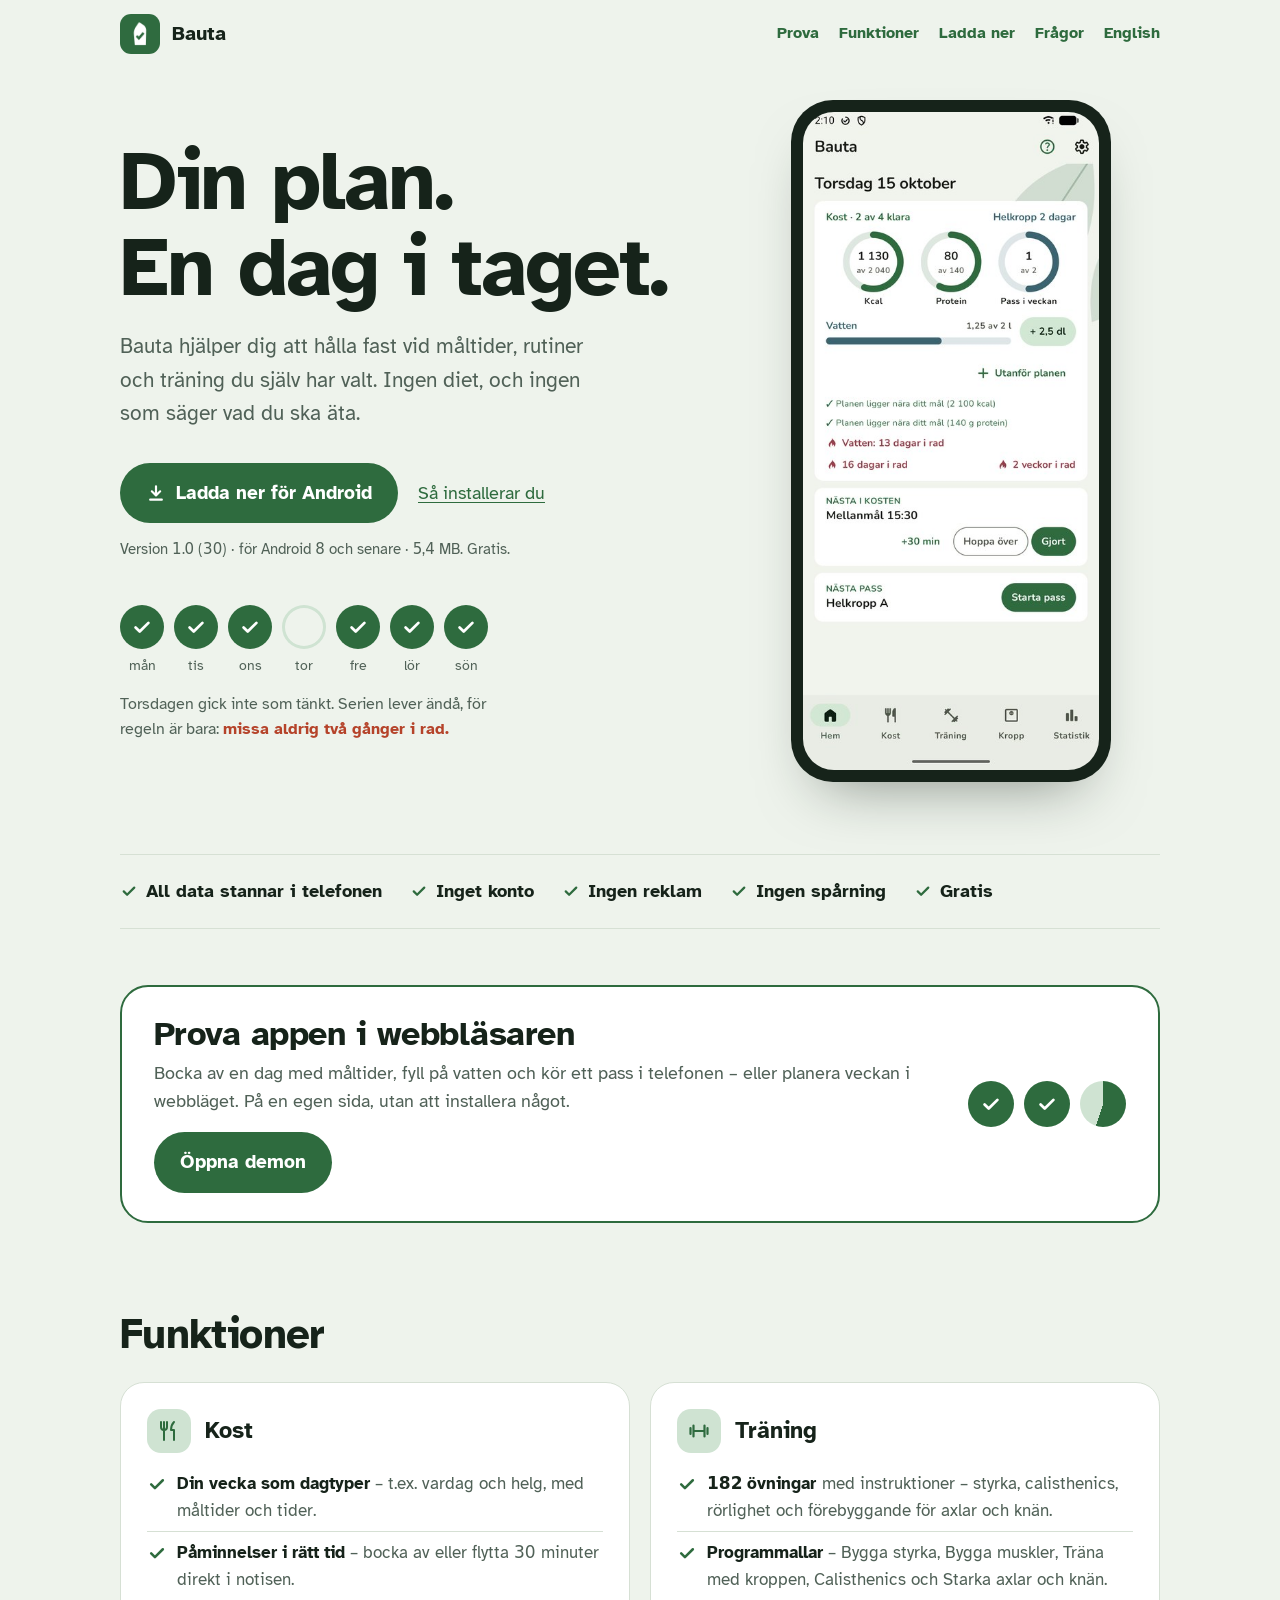
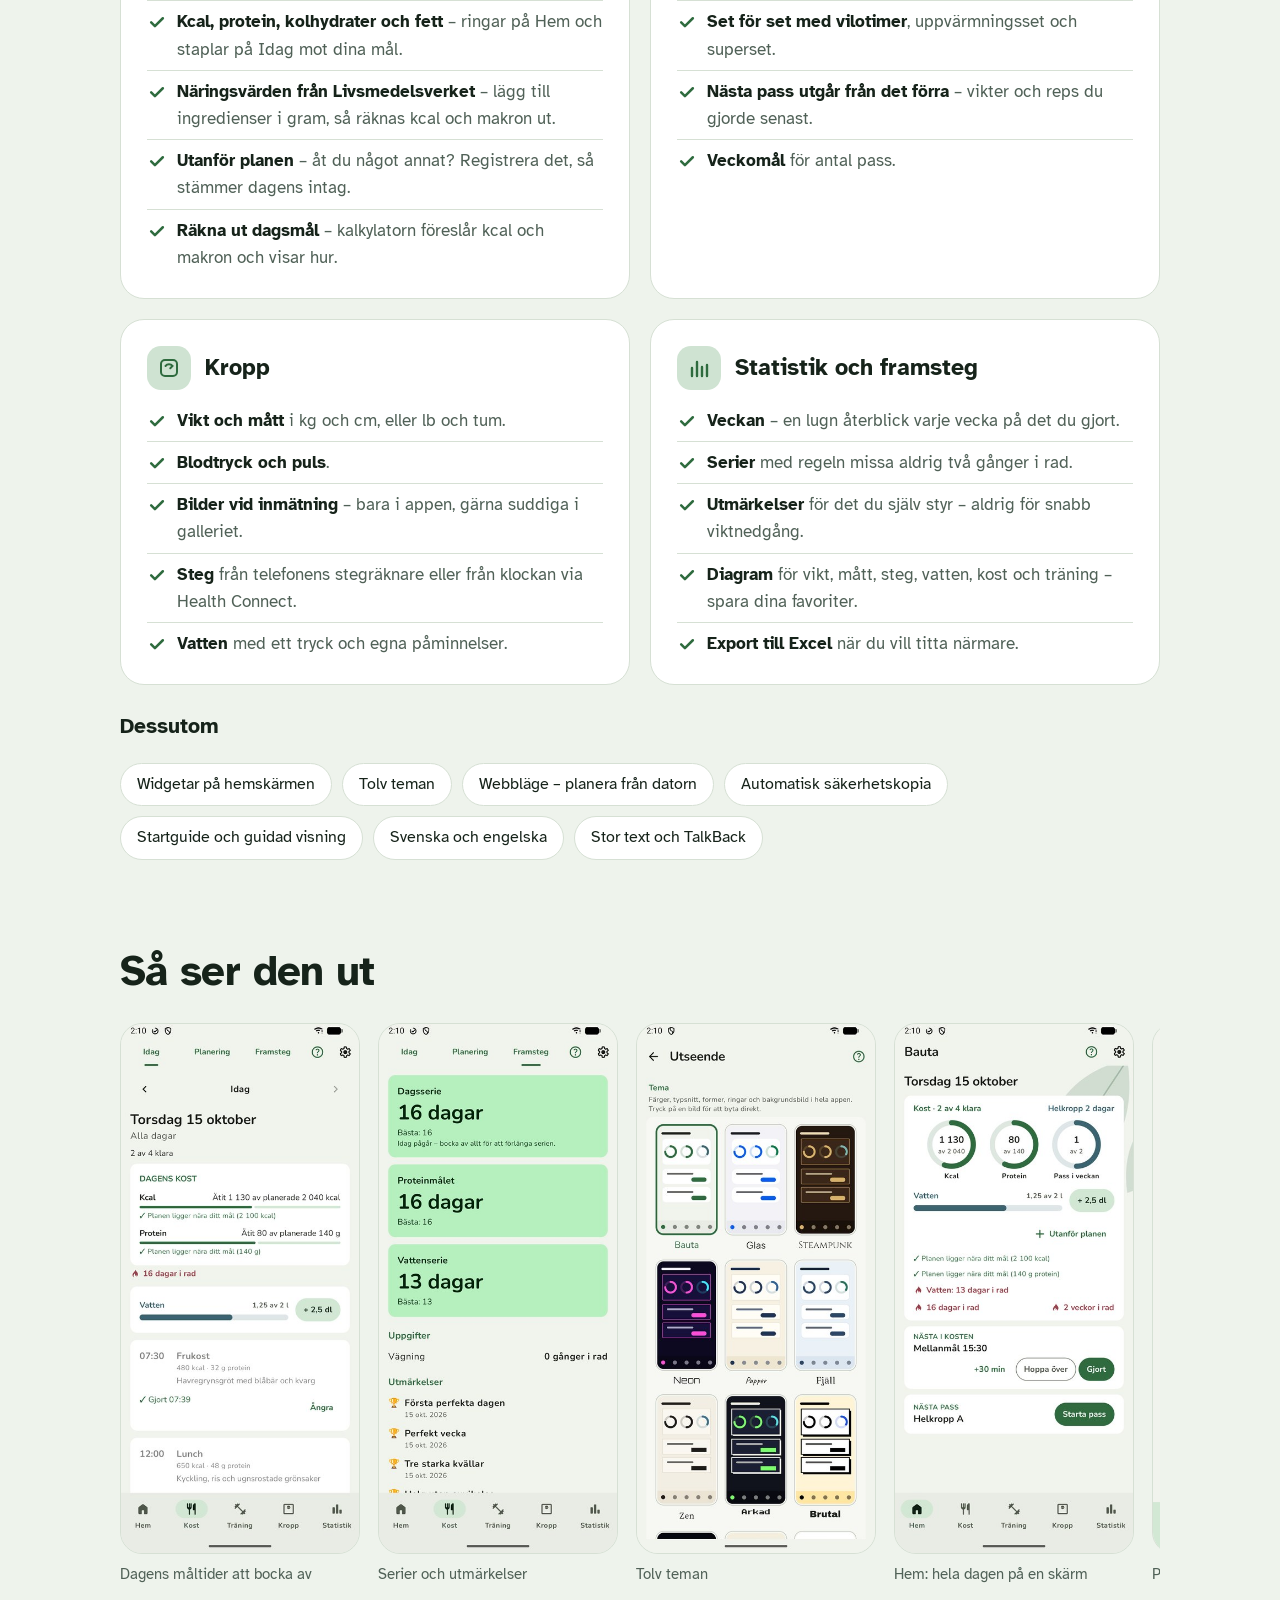
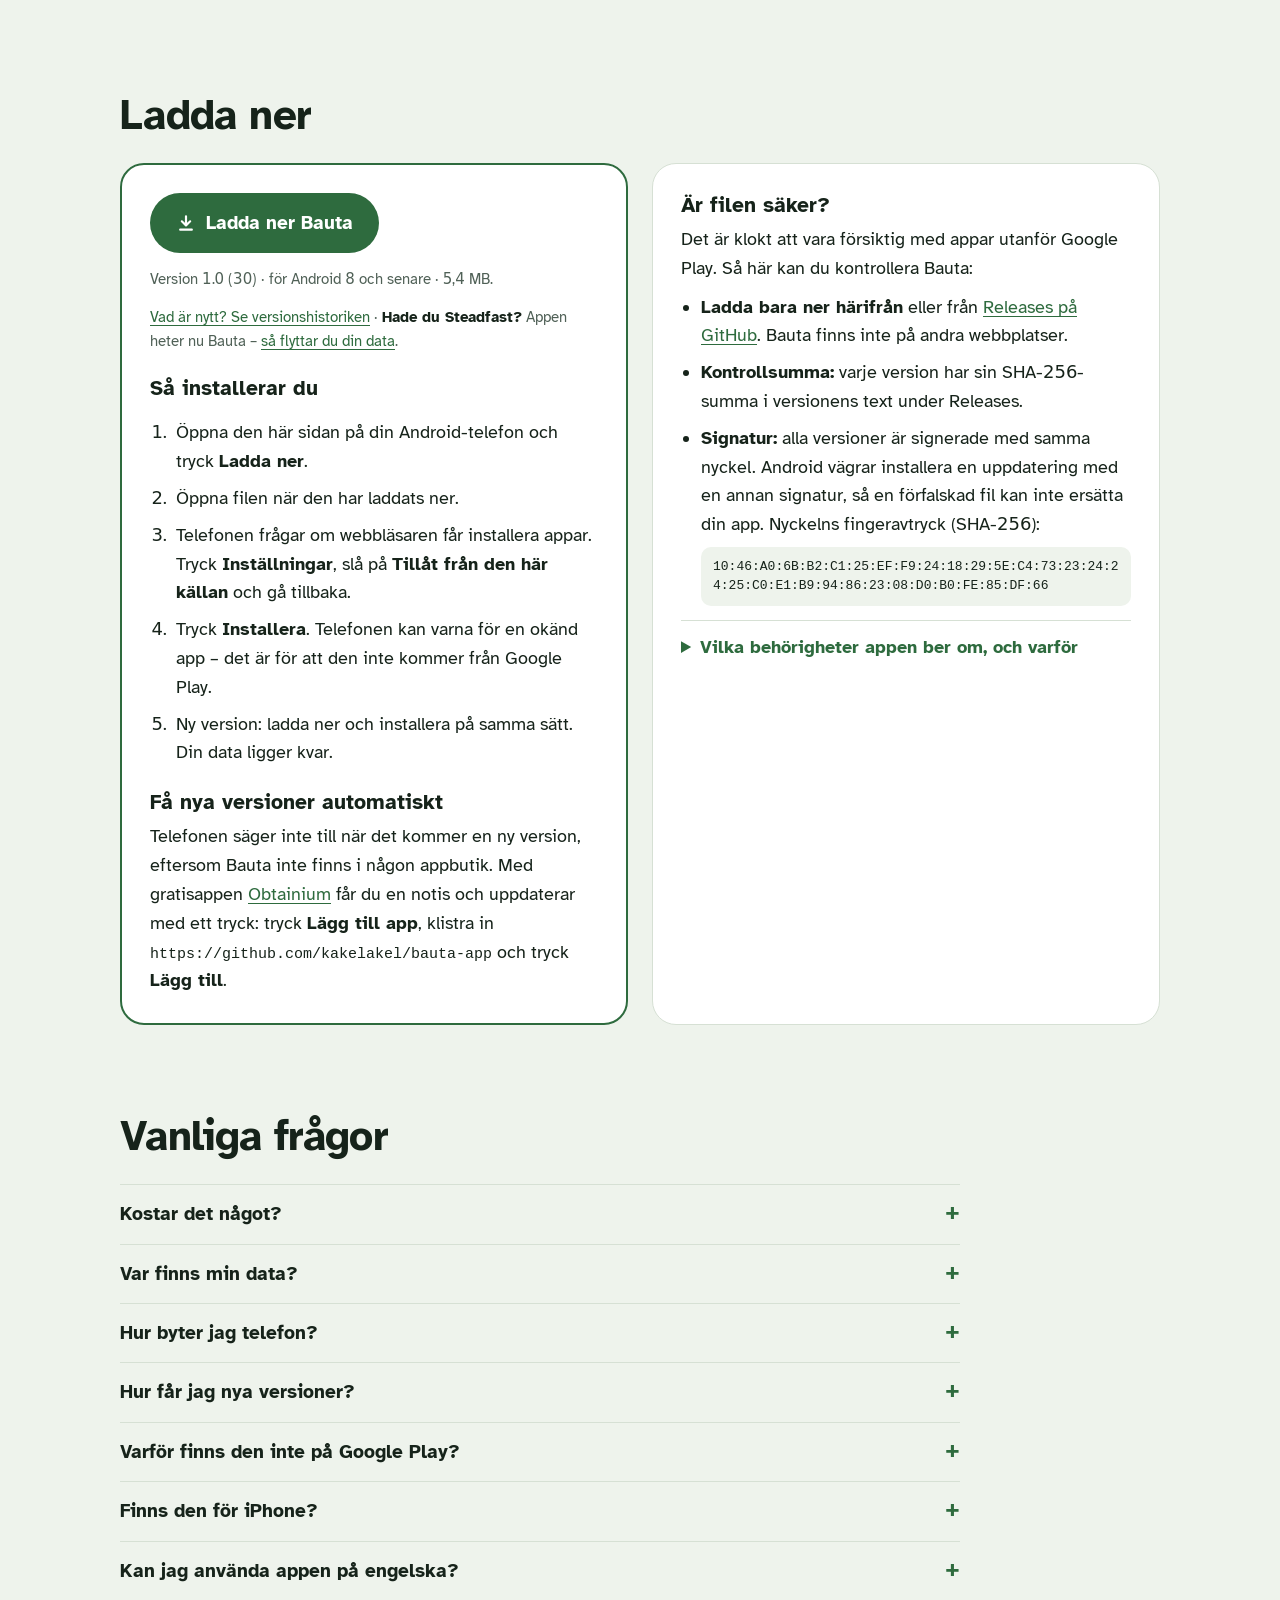
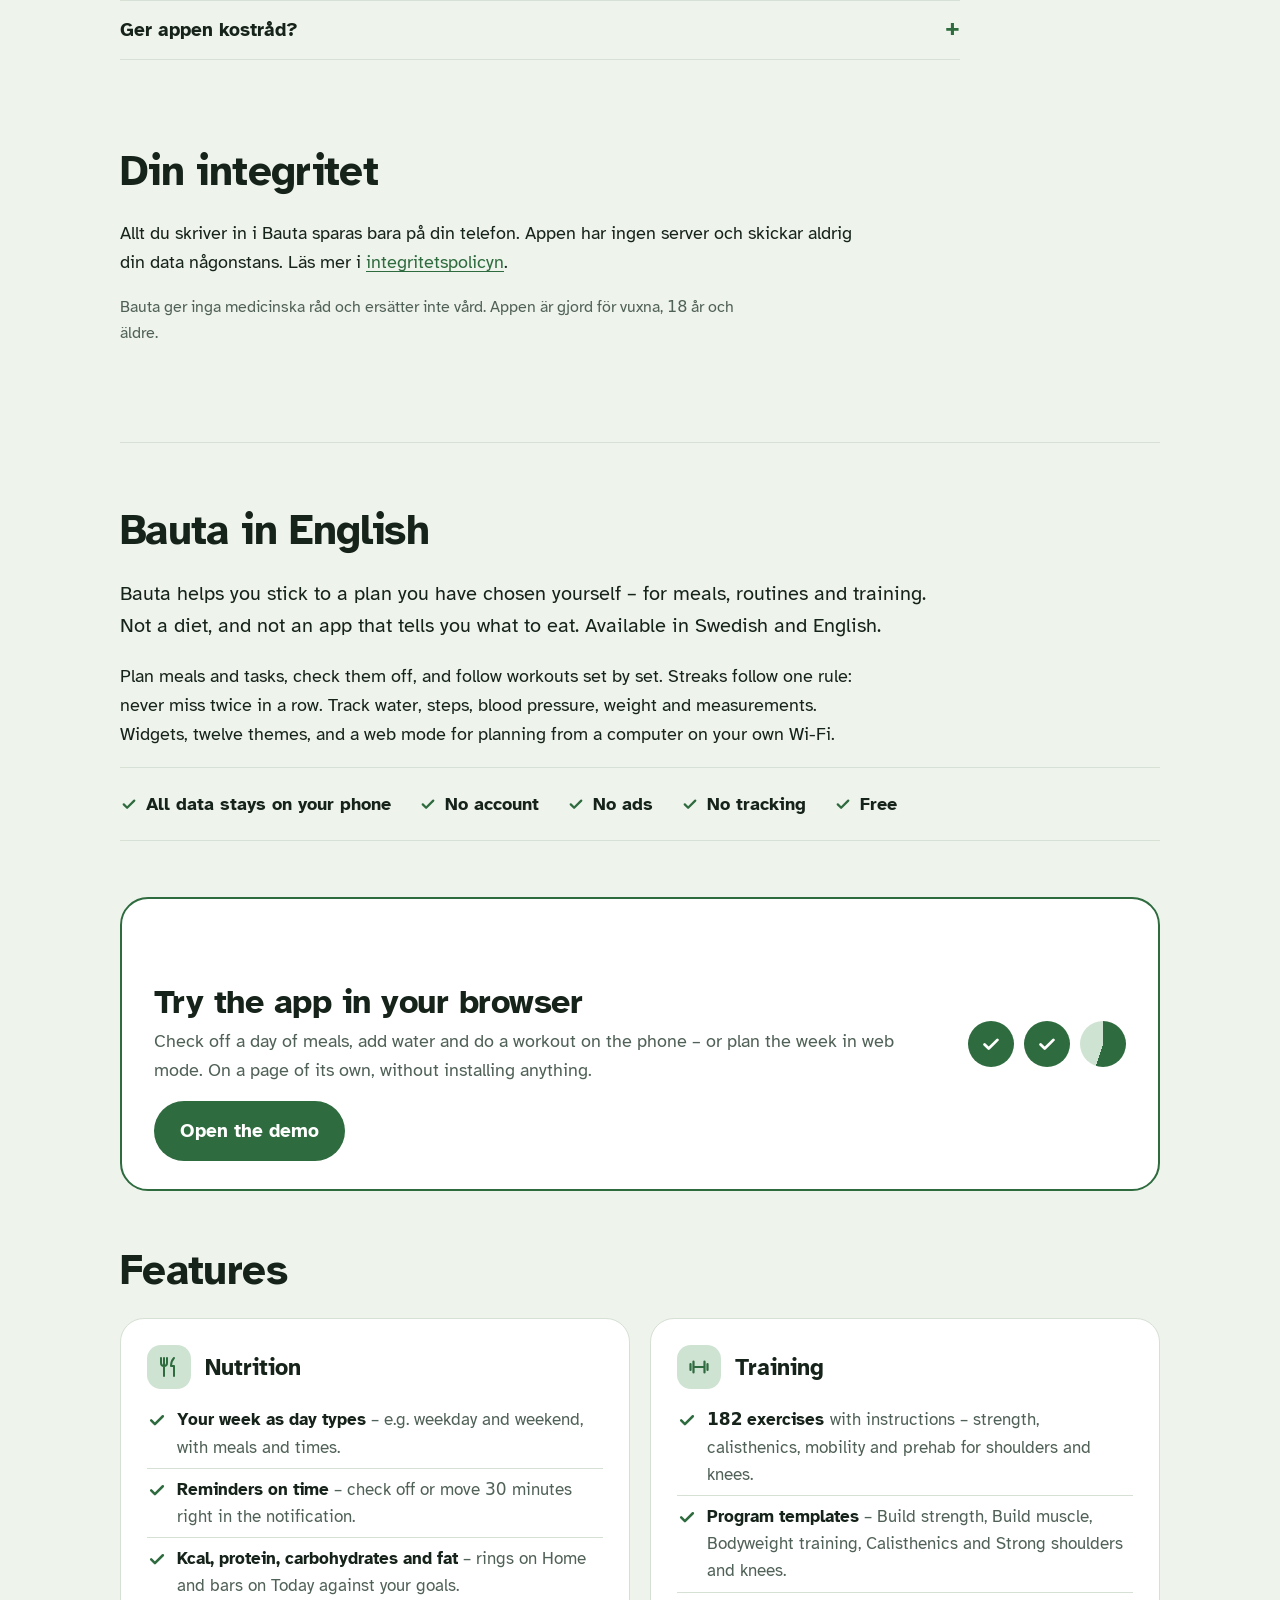
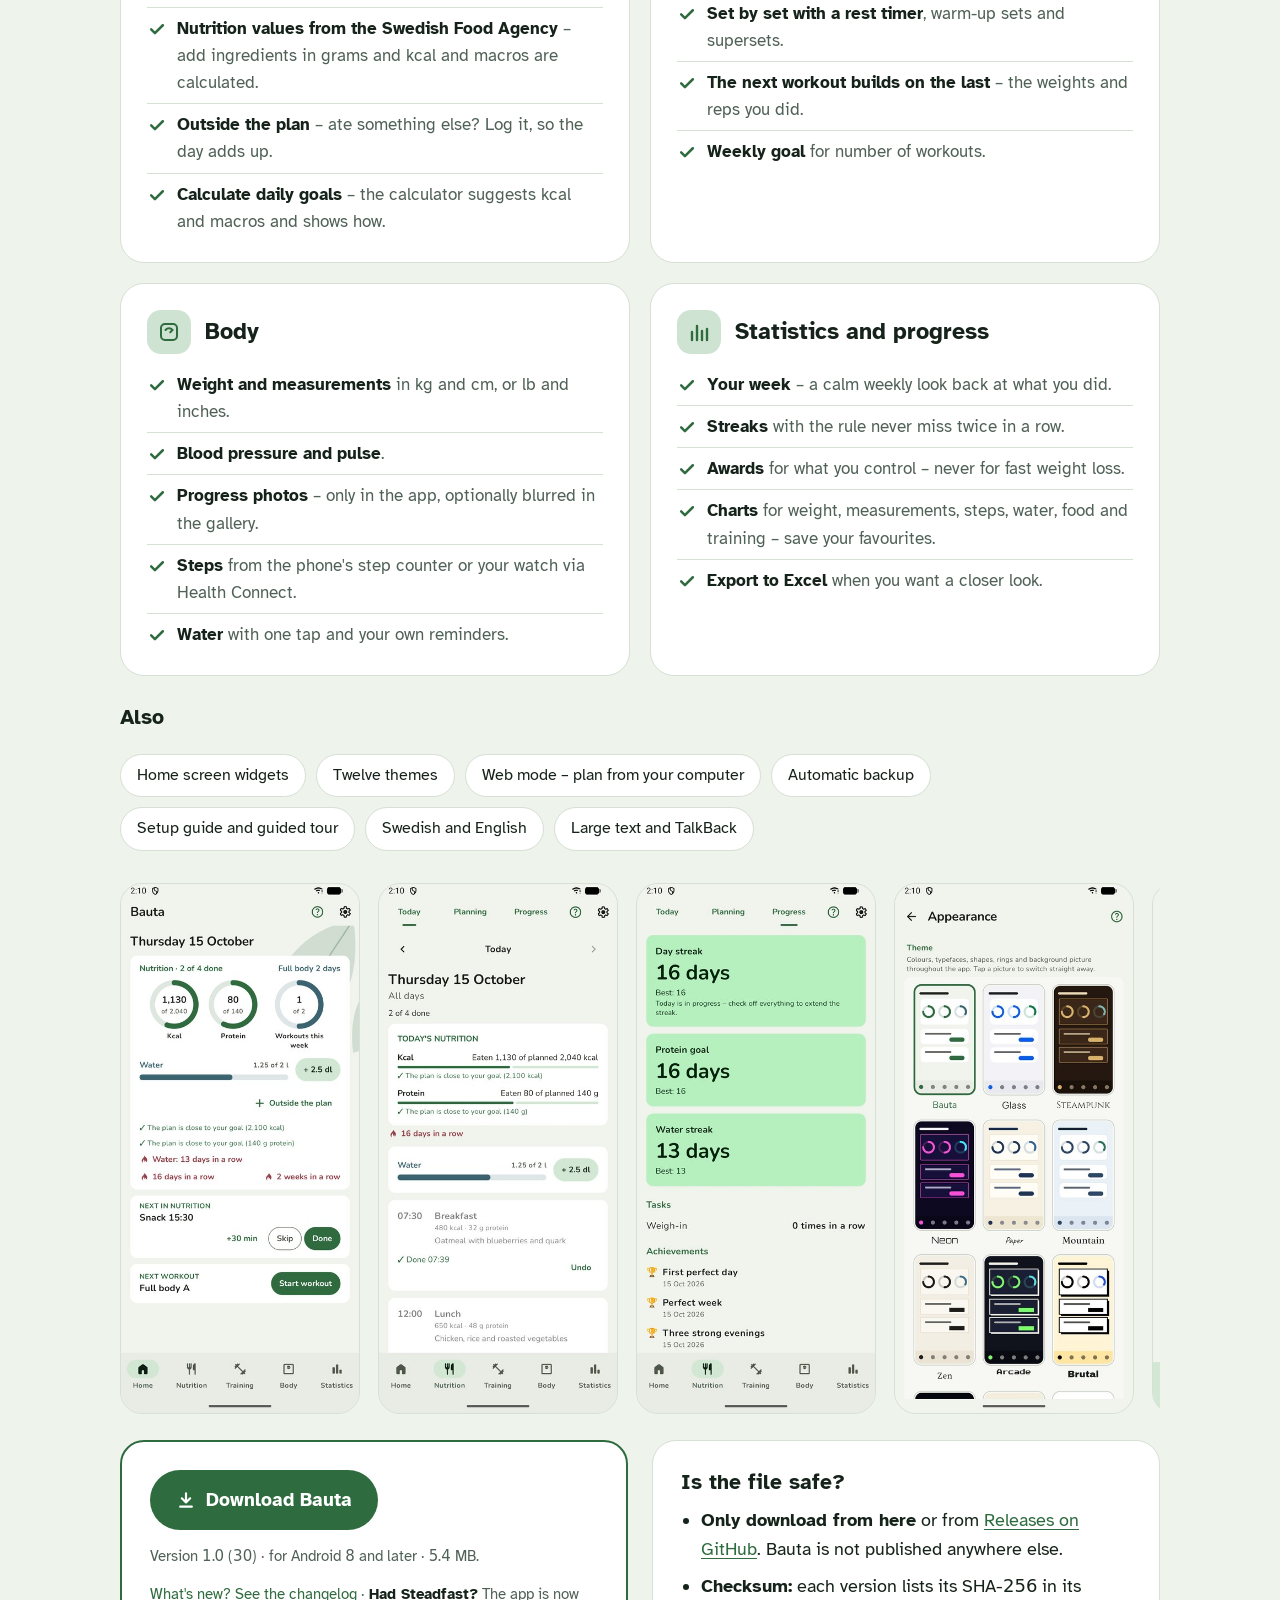
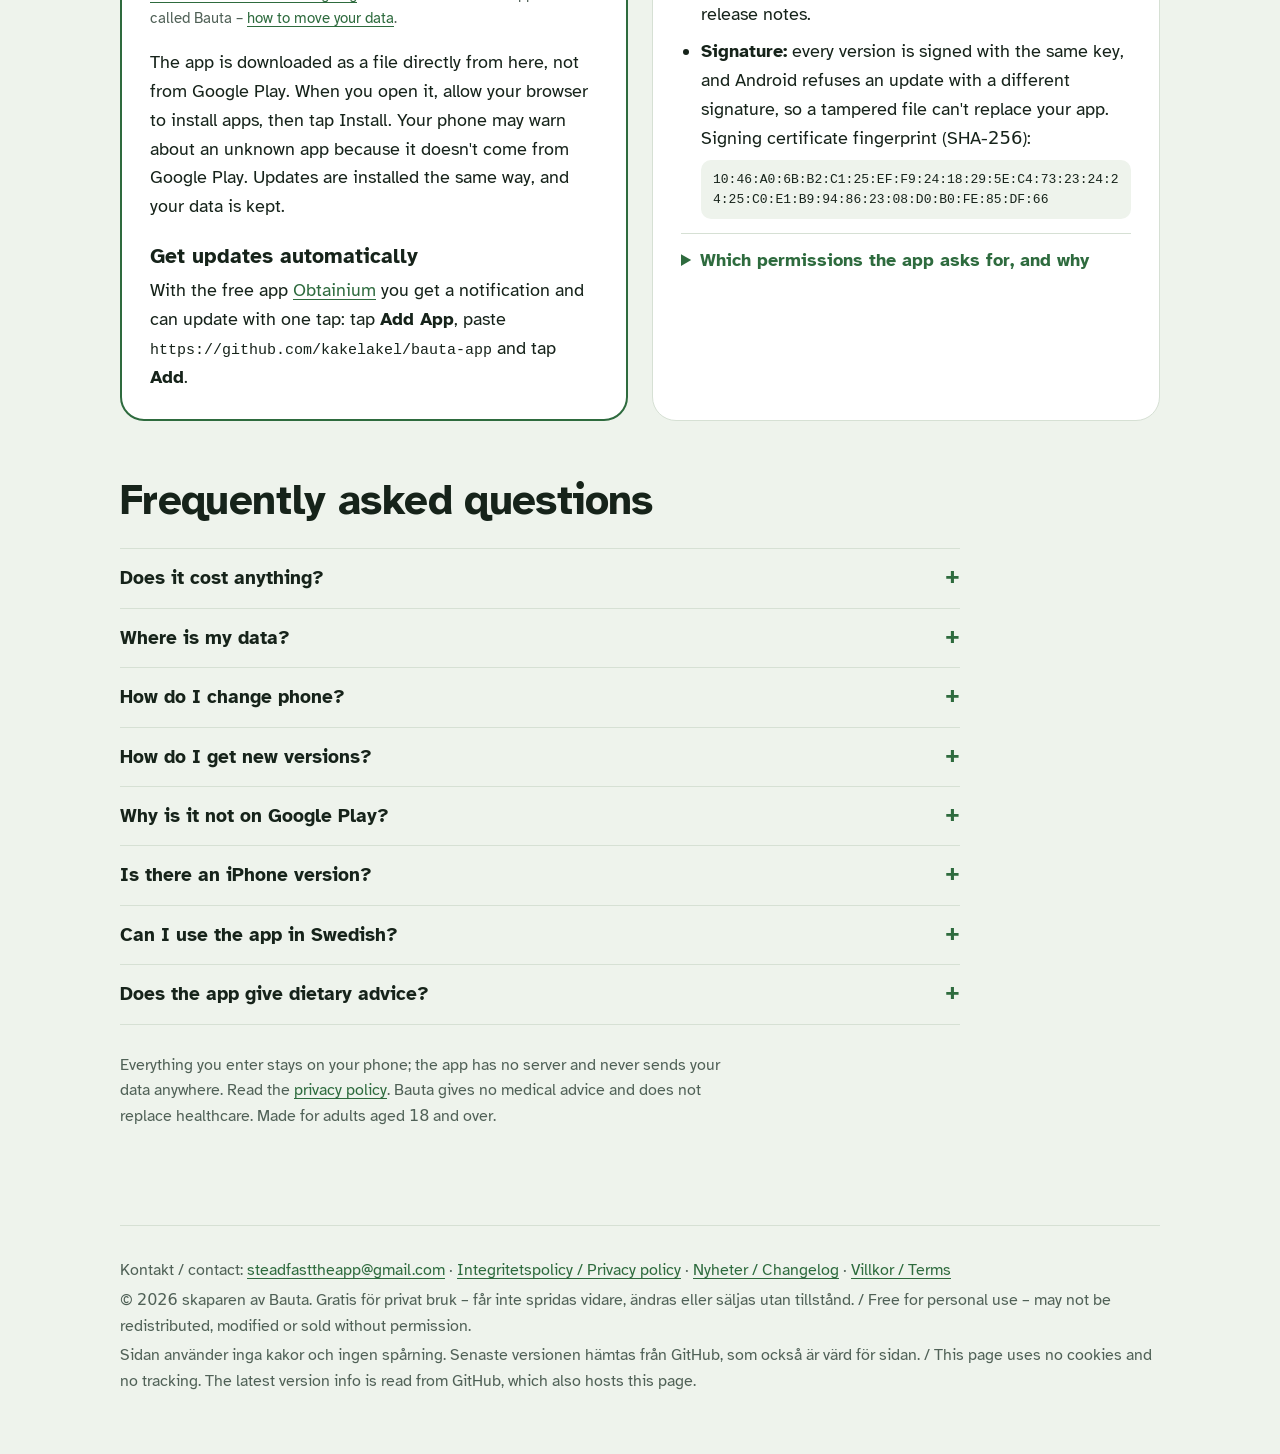
<file: index.html>
<!doctype html>
<html lang="sv">
<head>
<meta charset="utf-8">
<meta name="viewport" content="width=device-width, initial-scale=1">
<title>Bauta – gratis app för kost och träning, utan konto | Android</title>
<meta name="description" content="Gratis Android-app för att planera måltider och logga träning. Följ din egen plan, en dag i taget. All data stannar på din telefon – inget konto, ingen reklam, ingen spårning.">
<link rel="canonical" href="https://kakelakel.github.io/bauta-app/">
<link rel="icon" href="bilder/ikon.png">
<meta name="theme-color" content="#2E6B3E">
<meta property="og:type" content="website">
<meta property="og:site_name" content="Bauta">
<meta property="og:title" content="Bauta – kost och träning, en dag i taget">
<meta property="og:description" content="Gratis Android-app för din egen plan för mat och träning. Inget konto, ingen reklam, ingen spårning – allt stannar i telefonen.">
<meta property="og:url" content="https://kakelakel.github.io/bauta-app/">
<meta property="og:image" content="https://kakelakel.github.io/bauta-app/bilder/omslag.png">
<meta property="og:image:width" content="1024">
<meta property="og:image:height" content="500">
<meta property="og:locale" content="sv_SE">
<meta property="og:locale:alternate" content="en_US">
<meta name="twitter:card" content="summary_large_image">
<script type="application/ld+json">
{"@context":"https://schema.org","@type":"MobileApplication","name":"Bauta","operatingSystem":"Android 8.0+","applicationCategory":"HealthApplication","inLanguage":["sv","en"],"offers":{"@type":"Offer","price":"0","priceCurrency":"SEK"},"url":"https://kakelakel.github.io/bauta-app/","downloadUrl":"https://github.com/kakelakel/bauta-app/releases/latest","image":"https://kakelakel.github.io/bauta-app/bilder/ikon.png","description":"Följ din egen plan för kost och träning, en dag i taget. Inget konto, ingen reklam, ingen spårning."}
</script>
<link rel="preload" href="fonts/atkinson-hyperlegible-latin-700-normal.woff2" as="font" type="font/woff2" crossorigin>
<script>document.documentElement.classList.add('js');</script>
<style>
  /* Typsnittet ligger på sidan själv (Atkinson Hyperlegible, SIL OFL, fonts/OFL.txt).
     Siffrorna tas från systemets typsnitt, eftersom Atkinsons nolla är överstruken och liknar Ø.
     Inga kakor och inga mätverktyg. Det enda anropet utåt är till GitHubs API för versionsinfo. */
  @font-face { font-family:"Atkinson"; src:url("fonts/atkinson-hyperlegible-latin-400-normal.woff2") format("woff2"); font-weight:400; font-display:swap; unicode-range:U+0000-002F, U+003A-00FF, U+0131, U+0152-0153, U+02C6, U+02DA, U+02DC, U+2000-206F, U+20AC, U+2122, U+2212; }
  @font-face { font-family:"Atkinson"; src:url("fonts/atkinson-hyperlegible-latin-700-normal.woff2") format("woff2"); font-weight:700; font-display:swap; unicode-range:U+0000-002F, U+003A-00FF, U+0131, U+0152-0153, U+02C6, U+02DA, U+02DC, U+2000-206F, U+20AC, U+2122, U+2212; }

  :root {
    --bg:#EEF3EC; --surface:#FFFFFF; --ink:#16231A; --muted:#506157;
    --accent:#2E6B3E; --accent-ink:#FFFFFF; --ring:#CFE3D2; --line:#D6E0D4; --flame:#B5432A;
  }
  @media (prefers-color-scheme: dark) {
    :root { --bg:#0F1612; --surface:#17211B; --ink:#E3EBE4; --muted:#9BAAA0; --accent:#8FD19C; --accent-ink:#0F1612; --ring:#24402C; --line:#28372D; --flame:#F08A6C; }
  }
  * { box-sizing:border-box; }
  html { -webkit-text-size-adjust:100%; }
  body { margin:0; background:var(--bg); color:var(--ink); font:18px/1.6 "Atkinson", system-ui, -apple-system, "Segoe UI", Roboto, sans-serif; }
  a { color:var(--accent); text-underline-offset:3px; }
  a:focus-visible, summary:focus-visible { outline:3px solid var(--accent); outline-offset:3px; border-radius:6px; }
  img { max-width:100%; display:block; }
  code { font:15px/1.5 ui-monospace, "Cascadia Mono", Consolas, monospace; overflow-wrap:anywhere; }
  .wrap { max-width:1080px; margin:0 auto; padding:0 20px; }
  .measure { max-width:62ch; }

  /* Topp */
  .top { display:flex; justify-content:space-between; align-items:center; padding:20px 0; }
  .brand { display:flex; align-items:center; gap:12px; font-weight:700; font-size:20px; color:var(--ink); text-decoration:none; }
  .brand img { width:40px; height:40px; border-radius:11px; }
  .top nav { font-size:16px; }

  /* Hero */
  .hero { display:grid; grid-template-columns:minmax(0,1.15fr) minmax(0,.85fr); gap:56px; align-items:center; padding:32px 0 72px; }
  .hero h1 { font-size:clamp(44px,7.2vw,84px); line-height:1.02; letter-spacing:-.025em; margin:0 0 20px; font-weight:700; }
  .hero .lead { font-size:21px; color:var(--muted); margin:0 0 32px; max-width:34ch; }
  .cta { display:flex; flex-wrap:wrap; align-items:center; gap:14px 20px; }
  .button { display:inline-flex; align-items:center; gap:10px; background:var(--accent); color:var(--accent-ink); text-decoration:none; font-weight:700; font-size:19px; padding:15px 26px; border-radius:999px; }
  .button:hover { filter:brightness(1.08); }
  .button svg { width:20px; height:20px; }
  .meta { font-size:15px; color:var(--muted); margin:14px 0 0; }
  .meta strong { color:var(--ink); }

  /* Veckoremsan: appens regel "missa aldrig två gånger i rad", visad i stället för förklarad */
  .week { margin:44px 0 0; }
  .days { display:grid; grid-template-columns:repeat(7, 44px); gap:10px; list-style:none; margin:0; padding:0; }
  .days li { display:grid; justify-items:center; gap:6px; font-size:14px; color:var(--muted); }
  .dot { width:44px; height:44px; border-radius:50%; display:grid; place-items:center; background:var(--accent); color:var(--accent-ink); }
  .dot svg { width:22px; height:22px; }
  .dot.miss { background:transparent; box-shadow:inset 0 0 0 3px var(--ring); color:transparent; }
  .week p { margin:14px 0 0; font-size:16px; color:var(--muted); max-width:40ch; }
  .week p b { color:var(--flame); }

  .phone { justify-self:center; width:min(320px,100%); padding:12px; border-radius:42px; background:var(--ink); box-shadow:0 30px 60px -30px rgba(22,35,26,.5); }
  .phone img { border-radius:31px; width:100%; height:auto; }

  @media (prefers-reduced-motion: no-preference) {
    .days .dot:not(.miss) { animation:check .45s cubic-bezier(.2,.8,.3,1.3) both; }
    .days li:nth-child(1) .dot { animation-delay:.15s } .days li:nth-child(2) .dot { animation-delay:.3s }
    .days li:nth-child(3) .dot { animation-delay:.45s } .days li:nth-child(5) .dot { animation-delay:.9s }
    .days li:nth-child(6) .dot { animation-delay:1.05s } .days li:nth-child(7) .dot { animation-delay:1.2s }
    @keyframes check { from { transform:scale(.4); opacity:0 } to { transform:none; opacity:1 } }
  }

  /* Löften */
  .promises { display:flex; flex-wrap:wrap; gap:10px 28px; list-style:none; padding:22px 0; margin:0; border-top:1px solid var(--line); border-bottom:1px solid var(--line); font-weight:700; }
  .promises li { display:flex; align-items:center; gap:8px; }
  .promises svg { width:18px; height:18px; color:var(--accent); flex:none; }

  h2 { font-size:clamp(30px,4vw,42px); line-height:1.12; letter-spacing:-.015em; margin:88px 0 24px; }
  h3 { font-size:21px; line-height:1.3; margin:0 0 6px; }

  /* Funktioner som en avbockad lista, som i appen */
  .checks { list-style:none; padding:0; margin:0; display:grid; grid-template-columns:repeat(2, minmax(0,1fr)); gap:30px 56px; }
  .checks li { display:grid; grid-template-columns:32px minmax(0,1fr); gap:14px; }
  .checks li > svg { width:32px; height:32px; color:var(--accent); }
  .checks p { margin:0; color:var(--muted); }

  /* Skärmbilder */
  .shots { display:flex; gap:18px; overflow-x:auto; scroll-snap-type:x mandatory; padding:4px 0 18px; margin:0; list-style:none; }
  .shots li { flex:0 0 min(240px,64vw); scroll-snap-align:start; margin:0; }
  .shots img { border-radius:22px; border:1px solid var(--line); width:100%; height:auto; }
  .shots figcaption { font-size:15px; color:var(--muted); margin-top:8px; }

  /* Nedladdning */
  .get { display:grid; grid-template-columns:minmax(0,1fr) minmax(0,1fr); gap:24px; margin-top:8px; }
  .panel { background:var(--surface); border:1px solid var(--line); border-radius:24px; padding:28px; }
  .panel.primary { border:2px solid var(--accent); }
  .steps { margin:16px 0 0; padding-left:22px; }
  .steps li { margin-bottom:8px; padding-left:4px; }
  .fp { display:block; font-size:13px; background:var(--bg); border-radius:10px; padding:10px 12px; margin:8px 0 4px; }
  .panel ul { padding-left:20px; margin:10px 0; }
  .panel ul li { margin-bottom:8px; }
  details { margin-top:14px; border-top:1px solid var(--line); padding-top:12px; }
  summary { cursor:pointer; font-weight:700; color:var(--accent); }
  details table { border-collapse:collapse; width:100%; font-size:16px; margin-top:10px; }
  details td { border-top:1px solid var(--line); padding:8px 10px 8px 0; vertical-align:top; }
  details td:first-child { font-weight:700; width:40%; }
  .muted { color:var(--muted); font-size:16px; }

  /* Engelska */
  section[lang="en"] { margin-top:96px; padding-top:8px; border-top:1px solid var(--line); }
  section[lang="en"] h2 { margin-top:56px; }

  footer { margin-top:96px; padding:28px 0 56px; border-top:1px solid var(--line); color:var(--muted); font-size:16px; }
  footer p { margin:4px 0; }


  /* Fast meny överst */
  .top { position:sticky; top:0; z-index:10; background:color-mix(in srgb, var(--bg) 88%, transparent); backdrop-filter:blur(10px); -webkit-backdrop-filter:blur(10px); margin:0 -20px; padding:14px 20px; }
  .top nav { display:flex; gap:20px; flex-wrap:wrap; justify-content:flex-end; }
  .top nav a { text-decoration:none; font-weight:700; }
  .top nav a:hover { text-decoration:underline; }
  section[id], h2[id] { scroll-margin-top:84px; }

  /* Funktioner per del */
  .parts { display:grid; grid-template-columns:repeat(2, minmax(0,1fr)); gap:20px; }
  .part { background:var(--surface); border:1px solid var(--line); border-radius:24px; padding:26px 26px 20px; }
  .part header { display:flex; align-items:center; gap:14px; margin-bottom:10px; }
  .part header svg { width:44px; height:44px; flex:none; padding:10px; border-radius:14px; background:var(--ring); color:var(--accent); }
  .part h3 { margin:0; font-size:23px; }
  .part ul { margin:0; padding:0; list-style:none; }
  .part li { display:grid; grid-template-columns:20px minmax(0,1fr); gap:10px; padding:7px 0; border-top:1px solid var(--line); color:var(--muted); font-size:17px; }
  .part li:first-child { border-top:0; }
  .part li svg { width:20px; height:20px; margin-top:4px; color:var(--accent); }
  .part li b { color:var(--ink); font-weight:700; }
  .extras { display:flex; flex-wrap:wrap; gap:10px; list-style:none; padding:0; margin:22px 0 0; }
  .extras li { background:var(--surface); border:1px solid var(--line); border-radius:999px; padding:8px 16px; font-size:16px; }

  /* Vanliga frågor */
  .faq { max-width:70ch; }
  .faq details { border-top:1px solid var(--line); padding:14px 0; margin:0; }
  .faq details:last-child { border-bottom:1px solid var(--line); }
  .faq summary { font-size:19px; color:var(--ink); list-style:none; display:flex; justify-content:space-between; gap:16px; }
  .faq summary::-webkit-details-marker { display:none; }
  .faq summary::after { content:"+"; color:var(--accent); font-size:24px; line-height:1; }
  .faq details[open] summary::after { content:"–"; }
  .faq details p { margin:10px 0 0; color:var(--muted); }
  /* Kort som leder till demosidan */
  .teaser { display:grid; grid-template-columns:minmax(0,1fr) auto; gap:28px; align-items:center; background:var(--surface); border:2px solid var(--accent); border-radius:28px; padding:28px 32px; margin-top:56px; }
  .teaser h2 { margin:0 0 6px; font-size:clamp(26px,3.2vw,34px); }
  .teaser p { margin:0; color:var(--muted); }
  .teaser .mini { display:flex; gap:10px; }
  .teaser .mini span { width:46px; height:46px; border-radius:50%; display:grid; place-items:center; background:var(--accent); color:var(--accent-ink); }
  .teaser .mini span.half { background:conic-gradient(var(--accent) 0 55%, var(--ring) 0); }
  .teaser .mini svg { width:22px; height:22px; }
  /* Mjuk inglidning när avsnitten kommer fram */
  @media (prefers-reduced-motion: no-preference) {
    .js .reveal { opacity:0; transform:translateY(18px); transition:opacity .6s ease, transform .6s ease; }
    .js .reveal.in { opacity:1; transform:none; }
  }

  @media (max-width:860px) {
    .parts, .teaser { grid-template-columns:minmax(0,1fr); }
    .top nav { gap:14px; font-size:15px; }
    .top nav .hide-s { display:none; }
  }
  @media (max-width:860px) {
    .hero { grid-template-columns:minmax(0,1fr); gap:44px; padding-top:12px; }
    .phone { width:min(280px,80%); }
    .checks, .get { grid-template-columns:minmax(0,1fr); }
  }
  @media (max-width:420px) {
    .days { grid-template-columns:repeat(7, minmax(0,1fr)); gap:6px; }
    .dot { width:100%; height:auto; aspect-ratio:1; }
    body { font-size:17px; }
    .panel { padding:22px 18px; }
  }
</style>
</head>
<body>
<svg width="0" height="0" style="position:absolute" aria-hidden="true">
  <symbol id="tick" viewBox="0 0 24 24"><path d="M5 12.5l4.5 4.5L19 7.5" fill="none" stroke="currentColor" stroke-width="3" stroke-linecap="round" stroke-linejoin="round"/></symbol>
  <symbol id="ringtick" viewBox="0 0 32 32"><circle cx="16" cy="16" r="13.5" fill="none" stroke="currentColor" stroke-width="3"/><path d="M10 16.5l4 4 8-9" fill="none" stroke="currentColor" stroke-width="3" stroke-linecap="round" stroke-linejoin="round"/></symbol>
  <symbol id="i-kost" viewBox="0 0 24 24"><path d="M7 3v8m-3-8v5a3 3 0 0 0 6 0V3M7 11v10M17 3c-2 2-3 5-3 8h3v10" fill="none" stroke="currentColor" stroke-width="2" stroke-linecap="round" stroke-linejoin="round"/></symbol>
  <symbol id="i-tran" viewBox="0 0 24 24"><path d="M6.5 6.5v11M3.5 9v6M17.5 6.5v11M20.5 9v6M6.5 12h11" fill="none" stroke="currentColor" stroke-width="2.2" stroke-linecap="round"/></symbol>
  <symbol id="i-kropp" viewBox="0 0 24 24"><rect x="4" y="4" width="16" height="16" rx="4" fill="none" stroke="currentColor" stroke-width="2"/><path d="M8.5 10a4.5 4.5 0 0 1 7 0l-2.2 2.2" fill="none" stroke="currentColor" stroke-width="2" stroke-linecap="round"/></symbol>
  <symbol id="i-stat" viewBox="0 0 24 24"><path d="M5 20V12M10 20V6M15 20v-9M20 20V9" fill="none" stroke="currentColor" stroke-width="2.4" stroke-linecap="round"/></symbol>
  <symbol id="down" viewBox="0 0 24 24"><path d="M12 4v11m0 0l-5-5m5 5l5-5M5 20h14" fill="none" stroke="currentColor" stroke-width="2.6" stroke-linecap="round" stroke-linejoin="round"/></symbol>
</svg>

<div class="wrap">
<header class="top">
  <a class="brand" href="./"><img src="bilder/ikon.png" alt="">Bauta</a>
  <nav aria-label="Meny"><a href="demo/">Prova</a><a class="hide-s" href="#funktioner">Funktioner</a><a href="#ladda-ner">Ladda ner</a><a class="hide-s" href="#fragor">Frågor</a><a href="#en" hreflang="en">English</a></nav>
</header>

<main>
<section lang="sv">
  <div class="hero">
    <div>
      <h1>Din plan.<br>En dag i taget.</h1>
      <p class="lead">Bauta hjälper dig att hålla fast vid måltider, rutiner och träning du själv har valt. Ingen diet, och ingen som säger vad du ska äta.</p>
      <div class="cta">
        <a class="button" href="https://github.com/kakelakel/bauta-app/releases/latest/download/bauta.apk"><svg aria-hidden="true"><use href="#down"/></svg>Ladda ner för Android</a>
        <a href="#ladda-ner">Så installerar du</a>
      </div>
      <p class="meta" data-release="sv">Version 1.0 (30) · för Android 8 och senare · 5,4 MB. Gratis.</p>

      <div class="week" aria-label="Exempel på en vecka i appen">
        <ol class="days">
          <li><span class="dot"><svg aria-hidden="true"><use href="#tick"/></svg></span>mån</li>
          <li><span class="dot"><svg aria-hidden="true"><use href="#tick"/></svg></span>tis</li>
          <li><span class="dot"><svg aria-hidden="true"><use href="#tick"/></svg></span>ons</li>
          <li><span class="dot miss"></span>tor</li>
          <li><span class="dot"><svg aria-hidden="true"><use href="#tick"/></svg></span>fre</li>
          <li><span class="dot"><svg aria-hidden="true"><use href="#tick"/></svg></span>lör</li>
          <li><span class="dot"><svg aria-hidden="true"><use href="#tick"/></svg></span>sön</li>
        </ol>
        <p>Torsdagen gick inte som tänkt. Serien lever ändå, för regeln är bara: <b>missa aldrig två gånger i rad.</b></p>
      </div>
    </div>
    <div class="phone"><img src="bilder/hem.jpg" width="432" height="960" alt="Appens hemskärm: dagens kost i ringar, vatten och nästa måltid"></div>
  </div>

  <ul class="promises" aria-label="Löften">
    <li><svg aria-hidden="true"><use href="#tick"/></svg>All data stannar i telefonen</li>
    <li><svg aria-hidden="true"><use href="#tick"/></svg>Inget konto</li>
    <li><svg aria-hidden="true"><use href="#tick"/></svg>Ingen reklam</li>
    <li><svg aria-hidden="true"><use href="#tick"/></svg>Ingen spårning</li>
    <li><svg aria-hidden="true"><use href="#tick"/></svg>Gratis</li>
  </ul>

  <div class="teaser reveal" id="prova">
    <div><h2>Prova appen i webbläsaren</h2><p>Bocka av en dag med måltider, fyll på vatten och kör ett pass i telefonen – eller planera veckan i webbläget. På en egen sida, utan att installera något.</p><p style="margin-top:16px"><a class="button" href="demo/">Öppna demon</a></p></div>
    <div class="mini" aria-hidden="true"><span><svg><use href="#tick"/></svg></span><span><svg><use href="#tick"/></svg></span><span class="half"></span></div>
  </div>

  <h2 id="funktioner" class="reveal">Funktioner</h2>
  <div class="parts">
    <article class="part reveal"><header><svg aria-hidden="true"><use href="#i-kost"/></svg><h3>Kost</h3></header><ul>
      <li><svg aria-hidden="true"><use href="#tick"/></svg><span><b>Din vecka som dagtyper</b> – t.ex. vardag och helg, med måltider och tider.</span></li>
      <li><svg aria-hidden="true"><use href="#tick"/></svg><span><b>Påminnelser i rätt tid</b> – bocka av eller flytta 30 minuter direkt i notisen.</span></li>
      <li><svg aria-hidden="true"><use href="#tick"/></svg><span><b>Kcal, protein, kolhydrater och fett</b> – ringar på Hem och staplar på Idag mot dina mål.</span></li>
      <li><svg aria-hidden="true"><use href="#tick"/></svg><span><b>Näringsvärden från Livsmedelsverket</b> – lägg till ingredienser i gram, så räknas kcal och makron ut.</span></li>
      <li><svg aria-hidden="true"><use href="#tick"/></svg><span><b>Utanför planen</b> – åt du något annat? Registrera det, så stämmer dagens intag.</span></li>
      <li><svg aria-hidden="true"><use href="#tick"/></svg><span><b>Räkna ut dagsmål</b> – kalkylatorn föreslår kcal och makron och visar hur.</span></li>
    </ul></article>
    <article class="part reveal"><header><svg aria-hidden="true"><use href="#i-tran"/></svg><h3>Träning</h3></header><ul>
      <li><svg aria-hidden="true"><use href="#tick"/></svg><span><b>182 övningar</b> med instruktioner – styrka, calisthenics, rörlighet och förebyggande för axlar och knän.</span></li>
      <li><svg aria-hidden="true"><use href="#tick"/></svg><span><b>Programmallar</b> – Bygga styrka, Bygga muskler, Träna med kroppen, Calisthenics och Starka axlar och knän.</span></li>
      <li><svg aria-hidden="true"><use href="#tick"/></svg><span><b>Set för set med vilotimer</b>, uppvärmningsset och superset.</span></li>
      <li><svg aria-hidden="true"><use href="#tick"/></svg><span><b>Nästa pass utgår från det förra</b> – vikter och reps du gjorde senast.</span></li>
      <li><svg aria-hidden="true"><use href="#tick"/></svg><span><b>Veckomål</b> för antal pass.</span></li>
    </ul></article>
    <article class="part reveal"><header><svg aria-hidden="true"><use href="#i-kropp"/></svg><h3>Kropp</h3></header><ul>
      <li><svg aria-hidden="true"><use href="#tick"/></svg><span><b>Vikt och mått</b> i kg och cm, eller lb och tum.</span></li>
      <li><svg aria-hidden="true"><use href="#tick"/></svg><span><b>Blodtryck och puls</b>.</span></li>
      <li><svg aria-hidden="true"><use href="#tick"/></svg><span><b>Bilder vid inmätning</b> – bara i appen, gärna suddiga i galleriet.</span></li>
      <li><svg aria-hidden="true"><use href="#tick"/></svg><span><b>Steg</b> från telefonens stegräknare eller från klockan via Health Connect.</span></li>
      <li><svg aria-hidden="true"><use href="#tick"/></svg><span><b>Vatten</b> med ett tryck och egna påminnelser.</span></li>
    </ul></article>
    <article class="part reveal"><header><svg aria-hidden="true"><use href="#i-stat"/></svg><h3>Statistik och framsteg</h3></header><ul>
      <li><svg aria-hidden="true"><use href="#tick"/></svg><span><b>Veckan</b> – en lugn återblick varje vecka på det du gjort.</span></li>
      <li><svg aria-hidden="true"><use href="#tick"/></svg><span><b>Serier</b> med regeln missa aldrig två gånger i rad.</span></li>
      <li><svg aria-hidden="true"><use href="#tick"/></svg><span><b>Utmärkelser</b> för det du själv styr – aldrig för snabb viktnedgång.</span></li>
      <li><svg aria-hidden="true"><use href="#tick"/></svg><span><b>Diagram</b> för vikt, mått, steg, vatten, kost och träning – spara dina favoriter.</span></li>
      <li><svg aria-hidden="true"><use href="#tick"/></svg><span><b>Export till Excel</b> när du vill titta närmare.</span></li>
    </ul></article>
  </div>
  <h3 class="reveal" style="margin-top:28px">Dessutom</h3>
  <ul class="extras reveal"><li>Widgetar på hemskärmen</li><li>Tolv teman</li><li>Webbläge – planera från datorn</li><li>Automatisk säkerhetskopia</li><li>Startguide och guidad visning</li><li>Svenska och engelska</li><li>Stor text och TalkBack</li></ul>

  <h2 class="reveal">Så ser den ut</h2>
  <ul class="shots">
    <li><figure style="margin:0"><img src="bilder/idag.jpg" width="432" height="960" loading="lazy" alt="Idag: dagens måltider att bocka av"><figcaption>Dagens måltider att bocka av</figcaption></figure></li>
    <li><figure style="margin:0"><img src="bilder/framsteg.jpg" width="432" height="960" loading="lazy" alt="Framsteg: serier och utmärkelser"><figcaption>Serier och utmärkelser</figcaption></figure></li>
    <li><figure style="margin:0"><img src="bilder/teman.jpg" width="432" height="960" loading="lazy" alt="Tolv teman att välja mellan"><figcaption>Tolv teman</figcaption></figure></li>
    <li><figure style="margin:0"><img src="bilder/hem.jpg" width="432" height="960" loading="lazy" alt="Hem: dagens kost, vatten och nästa pass"><figcaption>Hem: hela dagen på en skärm</figcaption></figure></li>
    <li><figure style="margin:0"><img src="bilder/pass.png" width="432" height="960" loading="lazy" alt="Ett pass: set för set med vilotimer"><figcaption>Passet: set för set med vilotimer</figcaption></figure></li>
    <li><figure style="margin:0"><img src="bilder/veckan.png" width="432" height="960" loading="lazy" alt="Veckan: en lugn återblick på sju dagar"><figcaption>Veckan: en lugn återblick</figcaption></figure></li>
  </ul>

  <h2 id="ladda-ner">Ladda ner</h2>
  <div class="get reveal">
    <div class="panel primary">
      <p style="margin:0 0 6px"><a class="button" href="https://github.com/kakelakel/bauta-app/releases/latest/download/bauta.apk"><svg aria-hidden="true"><use href="#down"/></svg>Ladda ner Bauta</a></p>
      <p class="meta" data-release="sv">Version 1.0 (30) · för Android 8 och senare · 5,4 MB.</p>
      <p class="meta"><a href="changelog/">Vad är nytt? Se versionshistoriken</a> · <strong>Hade du Steadfast?</strong> Appen heter nu Bauta – <a href="changelog/">så flyttar du din data</a>.</p>
      <p class="muted" data-downloads="sv" hidden></p>
      <h3 style="margin-top:22px">Så installerar du</h3>
      <ol class="steps">
        <li>Öppna den här sidan på din Android-telefon och tryck <strong>Ladda ner</strong>.</li>
        <li>Öppna filen när den har laddats ner.</li>
        <li>Telefonen frågar om webbläsaren får installera appar. Tryck <strong>Inställningar</strong>, slå på <strong>Tillåt från den här källan</strong> och gå tillbaka.</li>
        <li>Tryck <strong>Installera</strong>. Telefonen kan varna för en okänd app – det är för att den inte kommer från Google Play.</li>
        <li>Ny version: ladda ner och installera på samma sätt. Din data ligger kvar.</li>
      </ol>
      <h3 style="margin-top:22px">Få nya versioner automatiskt</h3>
      <p style="margin:0">Telefonen säger inte till när det kommer en ny version, eftersom Bauta inte finns i någon appbutik. Med gratisappen <a href="https://github.com/ImranR98/Obtainium">Obtainium</a> får du en notis och uppdaterar med ett tryck: tryck <strong>Lägg till app</strong>, klistra in <code>https://github.com/kakelakel/bauta-app</code> och tryck <strong>Lägg till</strong>.</p>
    </div>
    <div class="panel" id="sakerhet">
      <h3>Är filen säker?</h3>
      <p style="margin:0">Det är klokt att vara försiktig med appar utanför Google Play. Så här kan du kontrollera Bauta:</p>
      <ul>
        <li><strong>Ladda bara ner härifrån</strong> eller från <a href="https://github.com/kakelakel/bauta-app/releases">Releases på GitHub</a>. Bauta finns inte på andra webbplatser.</li>
        <li><strong>Kontrollsumma:</strong> varje version har sin SHA-256-summa i versionens text under Releases.</li>
        <li><strong>Signatur:</strong> alla versioner är signerade med samma nyckel. Android vägrar installera en uppdatering med en annan signatur, så en förfalskad fil kan inte ersätta din app. Nyckelns fingeravtryck (SHA-256):
          <code class="fp">10:46:A0:6B:B2:C1:25:EF:F9:24:18:29:5E:C4:73:23:24:24:25:C0:E1:B9:94:86:23:08:D0:B0:FE:85:DF:66</code></li>
      </ul>
      <details>
        <summary>Vilka behörigheter appen ber om, och varför</summary>
        <table>
          <tr><td>Internet</td><td>Bara för att hämta näringsvärden från Livsmedelsverkets öppna databas, och för webbläget i ditt eget wifi. Ingen data om dig skickas ut.</td></tr>
          <tr><td>Notiser, vibration, exakta alarm, hålla vaken</td><td>Påminnelser på klockslag du själv väljer, även när skärmen är släckt.</td></tr>
          <tr><td>Starta efter omstart</td><td>Lägga in dina påminnelser igen när telefonen startats om.</td></tr>
          <tr><td>Fysisk aktivitet, Health Connect (steg)</td><td>Visa dina steg från telefonens stegräknare eller klockan. Bara steg läses, inget annat.</td></tr>
          <tr><td>Förgrundstjänst</td><td>Räkna steg när appen är stängd, och hålla igång webbläget medan du använder det.</td></tr>
          <tr><td>Nätverksstatus</td><td>Se om telefonen är på wifi, för webbläget.</td></tr>
        </table>
      </details>
    </div>
  </div>

  <h2 id="fragor" class="reveal">Vanliga frågor</h2>
  <div class="faq reveal">
    <details><summary>Kostar det något?</summary><p>Nej. Bauta är gratis, utan reklam och utan köp i appen.</p></details>
    <details><summary>Var finns min data?</summary><p>Bara i din telefon. Appen har ingen server och inget konto. Den använder internet bara för att hämta näringsvärden från Livsmedelsverket när du söker livsmedel, och för webbläget i ditt eget wifi om du slår på det.</p></details>
    <details><summary>Hur byter jag telefon?</summary><p>Gör en säkerhetskopia i den gamla telefonen under Inställningar → Säkerhetskopiering → Exportera (ta gärna med bilderna), eller använd den automatiska säkerhetskopian. Installera Bauta på den nya telefonen och tryck <strong>Läs in säkerhetskopia</strong> redan på startguidens första sida – då kommer allt tillbaka: schema, träning, mått och serier.</p></details>
    <details><summary>Hur får jag nya versioner?</summary><p>Ladda ner den senaste versionen här och installera den ovanpå den gamla – din data ligger kvar. Med gratisappen <a href="https://github.com/ImranR98/Obtainium">Obtainium</a> får du en notis när det kommer en ny version. Vad som är nytt står i <a href="changelog/">versionshistoriken</a>.</p></details>
    <details><summary>Varför finns den inte på Google Play?</summary><p>Bauta görs av en privatperson och laddas ner direkt härifrån. Filen är signerad med samma nyckel varje gång, så Android installerar bara uppdateringar som kommer från samma källa. Se <a href="#sakerhet">Är filen säker?</a></p></details>
    <details><summary>Finns den för iPhone?</summary><p>Nej, Bauta finns bara för Android 8 och senare. Du kan ändå <a href="demo/">prova demon</a> i webbläsaren på vilken telefon eller dator som helst.</p></details>
    <details><summary>Kan jag använda appen på engelska?</summary><p>Ja. Appen följer telefonens språk – svenska om telefonen är på svenska, annars engelska. Från Android 13 kan du välja språk för bara Bauta under telefonens inställningar.</p></details>
    <details><summary>Ger appen kostråd?</summary><p>Nej. Bauta hjälper dig att följa en plan du själv har valt och ger inga medicinska råd eller kostråd. Har du en sjukdom, är gravid eller har eller har haft en ätstörning: prata med vården innan du ändrar din kost.</p></details>
  </div>

  <h2>Din integritet</h2>
  <p class="measure">Allt du skriver in i Bauta sparas bara på din telefon. Appen har ingen server och skickar aldrig din data någonstans. Läs mer i <a href="privacy/">integritetspolicyn</a>.</p>
  <p class="measure muted">Bauta ger inga medicinska råd och ersätter inte vård. Appen är gjord för vuxna, 18 år och äldre.</p>
</section>

<section lang="en" id="en">
  <h2>Bauta in English</h2>
  <p class="measure" style="font-size:20px">Bauta helps you stick to a plan you have chosen yourself – for meals, routines and training. Not a diet, and not an app that tells you what to eat. Available in Swedish and English.</p>
  <p class="measure">Plan meals and tasks, check them off, and follow workouts set by set. Streaks follow one rule: never miss twice in a row. Track water, steps, blood pressure, weight and measurements. Widgets, twelve themes, and a web mode for planning from a computer on your own Wi-Fi.</p>
  <ul class="promises" aria-label="Promises">
    <li><svg aria-hidden="true"><use href="#tick"/></svg>All data stays on your phone</li>
    <li><svg aria-hidden="true"><use href="#tick"/></svg>No account</li>
    <li><svg aria-hidden="true"><use href="#tick"/></svg>No ads</li>
    <li><svg aria-hidden="true"><use href="#tick"/></svg>No tracking</li>
    <li><svg aria-hidden="true"><use href="#tick"/></svg>Free</li>
  </ul>
  <div class="teaser reveal" id="try">
    <div><h2>Try the app in your browser</h2><p>Check off a day of meals, add water and do a workout on the phone – or plan the week in web mode. On a page of its own, without installing anything.</p><p style="margin-top:16px"><a class="button" href="demo/?lang=en">Open the demo</a></p></div>
    <div class="mini" aria-hidden="true"><span><svg><use href="#tick"/></svg></span><span><svg><use href="#tick"/></svg></span><span class="half"></span></div>
  </div>

  <h2 id="features" class="reveal">Features</h2>
  <div class="parts">
    <article class="part reveal"><header><svg aria-hidden="true"><use href="#i-kost"/></svg><h3>Nutrition</h3></header><ul>
      <li><svg aria-hidden="true"><use href="#tick"/></svg><span><b>Your week as day types</b> – e.g. weekday and weekend, with meals and times.</span></li>
      <li><svg aria-hidden="true"><use href="#tick"/></svg><span><b>Reminders on time</b> – check off or move 30 minutes right in the notification.</span></li>
      <li><svg aria-hidden="true"><use href="#tick"/></svg><span><b>Kcal, protein, carbohydrates and fat</b> – rings on Home and bars on Today against your goals.</span></li>
      <li><svg aria-hidden="true"><use href="#tick"/></svg><span><b>Nutrition values from the Swedish Food Agency</b> – add ingredients in grams and kcal and macros are calculated.</span></li>
      <li><svg aria-hidden="true"><use href="#tick"/></svg><span><b>Outside the plan</b> – ate something else? Log it, so the day adds up.</span></li>
      <li><svg aria-hidden="true"><use href="#tick"/></svg><span><b>Calculate daily goals</b> – the calculator suggests kcal and macros and shows how.</span></li>
    </ul></article>
    <article class="part reveal"><header><svg aria-hidden="true"><use href="#i-tran"/></svg><h3>Training</h3></header><ul>
      <li><svg aria-hidden="true"><use href="#tick"/></svg><span><b>182 exercises</b> with instructions – strength, calisthenics, mobility and prehab for shoulders and knees.</span></li>
      <li><svg aria-hidden="true"><use href="#tick"/></svg><span><b>Program templates</b> – Build strength, Build muscle, Bodyweight training, Calisthenics and Strong shoulders and knees.</span></li>
      <li><svg aria-hidden="true"><use href="#tick"/></svg><span><b>Set by set with a rest timer</b>, warm-up sets and supersets.</span></li>
      <li><svg aria-hidden="true"><use href="#tick"/></svg><span><b>The next workout builds on the last</b> – the weights and reps you did.</span></li>
      <li><svg aria-hidden="true"><use href="#tick"/></svg><span><b>Weekly goal</b> for number of workouts.</span></li>
    </ul></article>
    <article class="part reveal"><header><svg aria-hidden="true"><use href="#i-kropp"/></svg><h3>Body</h3></header><ul>
      <li><svg aria-hidden="true"><use href="#tick"/></svg><span><b>Weight and measurements</b> in kg and cm, or lb and inches.</span></li>
      <li><svg aria-hidden="true"><use href="#tick"/></svg><span><b>Blood pressure and pulse</b>.</span></li>
      <li><svg aria-hidden="true"><use href="#tick"/></svg><span><b>Progress photos</b> – only in the app, optionally blurred in the gallery.</span></li>
      <li><svg aria-hidden="true"><use href="#tick"/></svg><span><b>Steps</b> from the phone's step counter or your watch via Health Connect.</span></li>
      <li><svg aria-hidden="true"><use href="#tick"/></svg><span><b>Water</b> with one tap and your own reminders.</span></li>
    </ul></article>
    <article class="part reveal"><header><svg aria-hidden="true"><use href="#i-stat"/></svg><h3>Statistics and progress</h3></header><ul>
      <li><svg aria-hidden="true"><use href="#tick"/></svg><span><b>Your week</b> – a calm weekly look back at what you did.</span></li>
      <li><svg aria-hidden="true"><use href="#tick"/></svg><span><b>Streaks</b> with the rule never miss twice in a row.</span></li>
      <li><svg aria-hidden="true"><use href="#tick"/></svg><span><b>Awards</b> for what you control – never for fast weight loss.</span></li>
      <li><svg aria-hidden="true"><use href="#tick"/></svg><span><b>Charts</b> for weight, measurements, steps, water, food and training – save your favourites.</span></li>
      <li><svg aria-hidden="true"><use href="#tick"/></svg><span><b>Export to Excel</b> when you want a closer look.</span></li>
    </ul></article>
  </div>
  <h3 class="reveal" style="margin-top:28px">Also</h3>
  <ul class="extras reveal"><li>Home screen widgets</li><li>Twelve themes</li><li>Web mode – plan from your computer</li><li>Automatic backup</li><li>Setup guide and guided tour</li><li>Swedish and English</li><li>Large text and TalkBack</li></ul>
  <ul class="shots" style="margin-top:28px">
    <li><img src="bilder/home.jpg" width="432" height="960" loading="lazy" alt="Home: today's nutrition, water and next workout"></li>
    <li><img src="bilder/today.jpg" width="432" height="960" loading="lazy" alt="Today: the day's meals to check off"></li>
    <li><img src="bilder/progress.jpg" width="432" height="960" loading="lazy" alt="Progress: streaks and awards"></li>
    <li><img src="bilder/themes.jpg" width="432" height="960" loading="lazy" alt="Twelve themes to choose from"></li>
    <li><img src="bilder/workout.png" width="432" height="960" loading="lazy" alt="A workout: set by set with a rest timer"></li>
    <li><img src="bilder/week.png" width="432" height="960" loading="lazy" alt="Your week: a calm look back at seven days"></li>
  </ul>
  <div class="get reveal">
    <div class="panel primary">
      <p style="margin:0 0 6px"><a class="button" href="https://github.com/kakelakel/bauta-app/releases/latest/download/bauta.apk"><svg aria-hidden="true"><use href="#down"/></svg>Download Bauta</a></p>
      <p class="meta" data-release="en">Version 1.0 (30) · for Android 8 and later · 5.4 MB.</p>
      <p class="meta"><a href="changelog/#en">What's new? See the changelog</a> · <strong>Had Steadfast?</strong> The app is now called Bauta – <a href="changelog/#en">how to move your data</a>.</p>
      <p class="muted" data-downloads="en" hidden></p>
      <p>The app is downloaded as a file directly from here, not from Google Play. When you open it, allow your browser to install apps, then tap Install. Your phone may warn about an unknown app because it doesn't come from Google Play. Updates are installed the same way, and your data is kept.</p>
      <h3 style="margin-top:22px">Get updates automatically</h3>
      <p style="margin:0">With the free app <a href="https://github.com/ImranR98/Obtainium">Obtainium</a> you get a notification and can update with one tap: tap <strong>Add App</strong>, paste <code>https://github.com/kakelakel/bauta-app</code> and tap <strong>Add</strong>.</p>
    </div>
    <div class="panel" id="security">
      <h3>Is the file safe?</h3>
      <ul>
        <li><strong>Only download from here</strong> or from <a href="https://github.com/kakelakel/bauta-app/releases">Releases on GitHub</a>. Bauta is not published anywhere else.</li>
        <li><strong>Checksum:</strong> each version lists its SHA-256 in its release notes.</li>
        <li><strong>Signature:</strong> every version is signed with the same key, and Android refuses an update with a different signature, so a tampered file can't replace your app. Signing certificate fingerprint (SHA-256):
          <code class="fp">10:46:A0:6B:B2:C1:25:EF:F9:24:18:29:5E:C4:73:23:24:24:25:C0:E1:B9:94:86:23:08:D0:B0:FE:85:DF:66</code></li>
      </ul>
      <details>
        <summary>Which permissions the app asks for, and why</summary>
        <table>
          <tr><td>Internet</td><td>Only to fetch nutrition values from the Swedish Food Agency's open database, and for web mode on your own Wi-Fi. No data about you is sent out.</td></tr>
          <tr><td>Notifications, vibration, exact alarms, wake lock</td><td>Reminders at times you choose, even with the screen off.</td></tr>
          <tr><td>Run at startup</td><td>Restore your reminders after the phone restarts.</td></tr>
          <tr><td>Physical activity, Health Connect (steps)</td><td>Show steps from the phone's step counter or your watch. Only steps are read.</td></tr>
          <tr><td>Foreground service</td><td>Count steps while the app is closed, and keep web mode running while you use it.</td></tr>
          <tr><td>Network state</td><td>Check whether the phone is on Wi-Fi, for web mode.</td></tr>
        </table>
      </details>
    </div>
  </div>
  <h2 id="faq" class="reveal">Frequently asked questions</h2>
  <div class="faq reveal">
    <details><summary>Does it cost anything?</summary><p>No. Bauta is free, without ads and without in-app purchases.</p></details>
    <details><summary>Where is my data?</summary><p>Only on your phone. The app has no server and no account. It only uses the internet to fetch nutrition values from the Swedish Food Agency when you look up foods, and for web mode on your own Wi-Fi if you turn it on.</p></details>
    <details><summary>How do I change phone?</summary><p>Make a backup on the old phone under Settings → Backup → Export (include the photos if you like), or use the automatic backup. Install Bauta on the new phone and tap <strong>Read in a backup</strong> on the first page of the setup guide – everything comes back: schedule, training, measurements and streaks.</p></details>
    <details><summary>How do I get new versions?</summary><p>Download the latest version here and install it on top of the old one – your data is kept. With the free app <a href="https://github.com/ImranR98/Obtainium">Obtainium</a> you get a notification when a new version is out. What is new is in the <a href="changelog/#en">changelog</a>.</p></details>
    <details><summary>Why is it not on Google Play?</summary><p>Bauta is made by a private person and downloaded directly from here. The file is signed with the same key every time, so Android only installs updates from the same source. See <a href="#security">Is the file safe?</a></p></details>
    <details><summary>Is there an iPhone version?</summary><p>No, Bauta is only for Android 8 and later. You can still <a href="demo/?lang=en">try the demo</a> in the browser on any phone or computer.</p></details>
    <details><summary>Can I use the app in Swedish?</summary><p>Yes. The app follows the phone's language – Swedish if the phone is set to Swedish, otherwise English. From Android 13 you can choose a language for Bauta alone in the phone's settings.</p></details>
    <details><summary>Does the app give dietary advice?</summary><p>No. Bauta helps you follow a plan you have chosen yourself and gives no medical or dietary advice. If you have an illness, are pregnant or have or have had an eating disorder: talk to healthcare before changing your diet.</p></details>
  </div>
  <p class="measure muted" style="margin-top:28px">Everything you enter stays on your phone; the app has no server and never sends your data anywhere. Read the <a href="privacy/#en">privacy policy</a>. Bauta gives no medical advice and does not replace healthcare. Made for adults aged 18 and over.</p>
</section>
</main>

<footer>
  <p>Kontakt / contact: <a href="mailto:steadfasttheapp@gmail.com">steadfasttheapp@gmail.com</a> · <a href="privacy/">Integritetspolicy / Privacy policy</a> · <a href="changelog/">Nyheter / Changelog</a> · <a href="https://github.com/kakelakel/bauta-app/blob/main/LICENSE">Villkor / Terms</a></p>
  <p>© 2026 skaparen av Bauta. Gratis för privat bruk – får inte spridas vidare, ändras eller säljas utan tillstånd. / Free for personal use – may not be redistributed, modified or sold without permission.</p>
  <p>Sidan använder inga kakor och ingen spårning. Senaste versionen hämtas från GitHub, som också är värd för sidan. / This page uses no cookies and no tracking. The latest version info is read from GitHub, which also hosts this page.</p>
</footer>
</div>

<script>
/* Visar senaste versionen och antal nedladdningar direkt från GitHub.
   Fungerar inte anropet står texten ovan kvar som den är.
   Antalet visas först när det når VISA_FRAN, så att sidan inte skyltar med ett litet tal. */
(function () {
  var VISA_FRAN = 100;
  var API = "https://api.github.com/repos/kakelakel/bauta-app/releases?per_page=100";
  if (!window.fetch) return;
  fetch(API, { headers: { "Accept": "application/vnd.github+json" } })
    .then(function (r) { if (!r.ok) throw new Error(r.status); return r.json(); })
    .then(function (releases) {
      var list = releases.filter(function (r) { return !r.draft && !r.prerelease; });
      if (!list.length) return;
      var total = 0, latest = list[0], apk = null;
      list.forEach(function (r) {
        (r.assets || []).forEach(function (a) { if (a.name === "bauta.apk") total += a.download_count; });
      });
      (latest.assets || []).forEach(function (a) { if (a.name === "bauta.apk") apk = a; });
      var m = /^Bauta\s+(.+)$/.exec(latest.name || "");
      var version = m ? m[1] : (latest.tag_name || "").replace(/^v/, "");
      var d = new Date(latest.published_at);
      var mb = apk ? apk.size / 1048576 : null;
      var text = {
        sv: "Version " + version + " · släppt " + d.toLocaleDateString("sv-SE", { day: "numeric", month: "long" }) +
            " · för Android 8 och senare" + (mb ? " · " + mb.toFixed(1).replace(".", ",") + " MB" : "") + ".",
        en: "Version " + version + " · released " + d.toLocaleDateString("en-GB", { day: "numeric", month: "long" }) +
            " · for Android 8 and later" + (mb ? " · " + mb.toFixed(1) + " MB" : "") + "."
      };
      document.querySelectorAll("[data-release]").forEach(function (el) {
        var free = el.textContent.indexOf("Gratis") > -1 ? " Gratis." : "";
        el.textContent = text[el.getAttribute("data-release")] + free;
      });
      if (total >= VISA_FRAN) {
        document.querySelectorAll("[data-downloads]").forEach(function (el) {
          var sv = el.getAttribute("data-downloads") === "sv";
          el.innerHTML = (sv ? "Nedladdad " : "Downloaded ") + "<strong>" + total.toLocaleString(sv ? "sv-SE" : "en-GB") + "</strong>" + (sv ? " gånger." : " times.");
          el.hidden = false;
        });
      }
    })
    .catch(function () {});
})();
</script>
<script>
/* Avsnitten glider in när de syns. Utan stöd för IntersectionObserver visas allt direkt. */
(function () {
  var els = document.querySelectorAll('.reveal');
  if (!('IntersectionObserver' in window)) { els.forEach(function (e) { e.classList.add('in'); }); return; }
  var io = new IntersectionObserver(function (entries) {
    entries.forEach(function (en) { if (en.isIntersecting) { en.target.classList.add('in'); io.unobserve(en.target); } });
  }, { rootMargin: '0px 0px -8% 0px' });
  els.forEach(function (e) { io.observe(e); });
})();
</script>
</body>
</html>
</file>
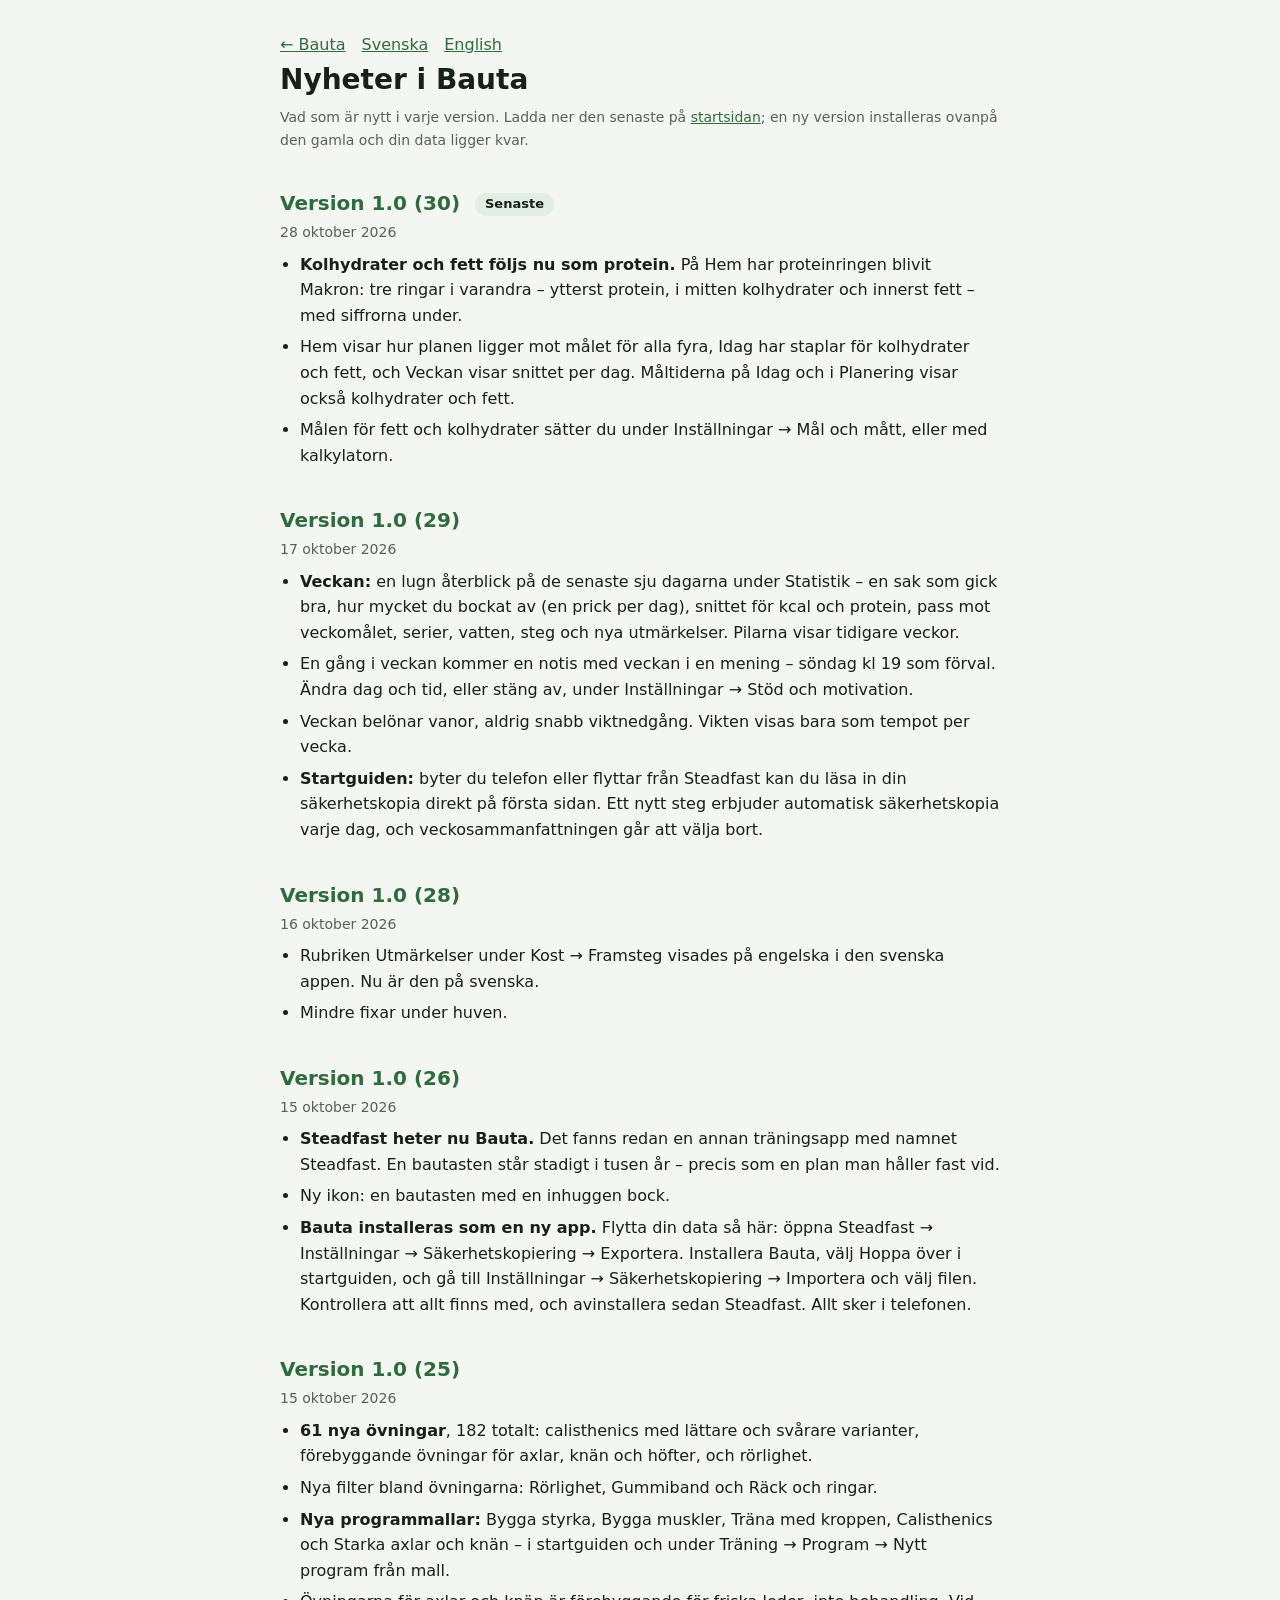
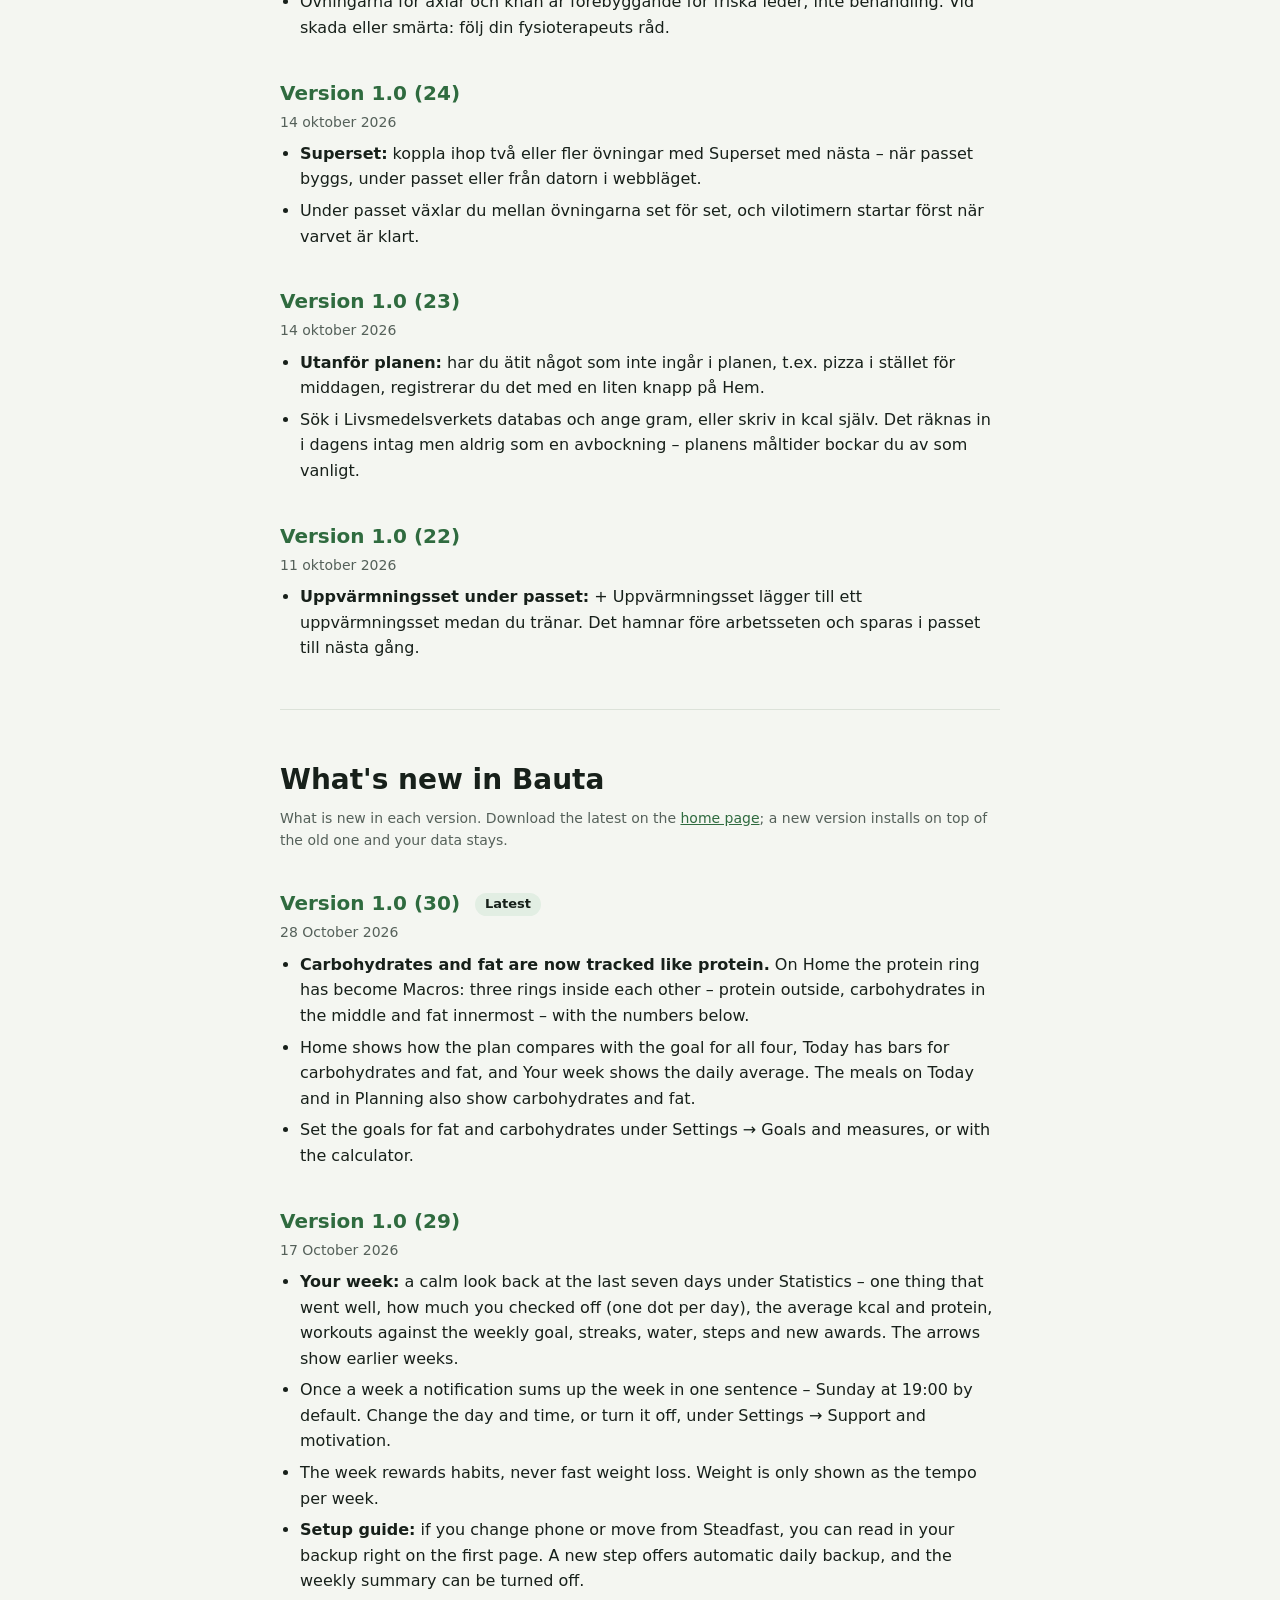
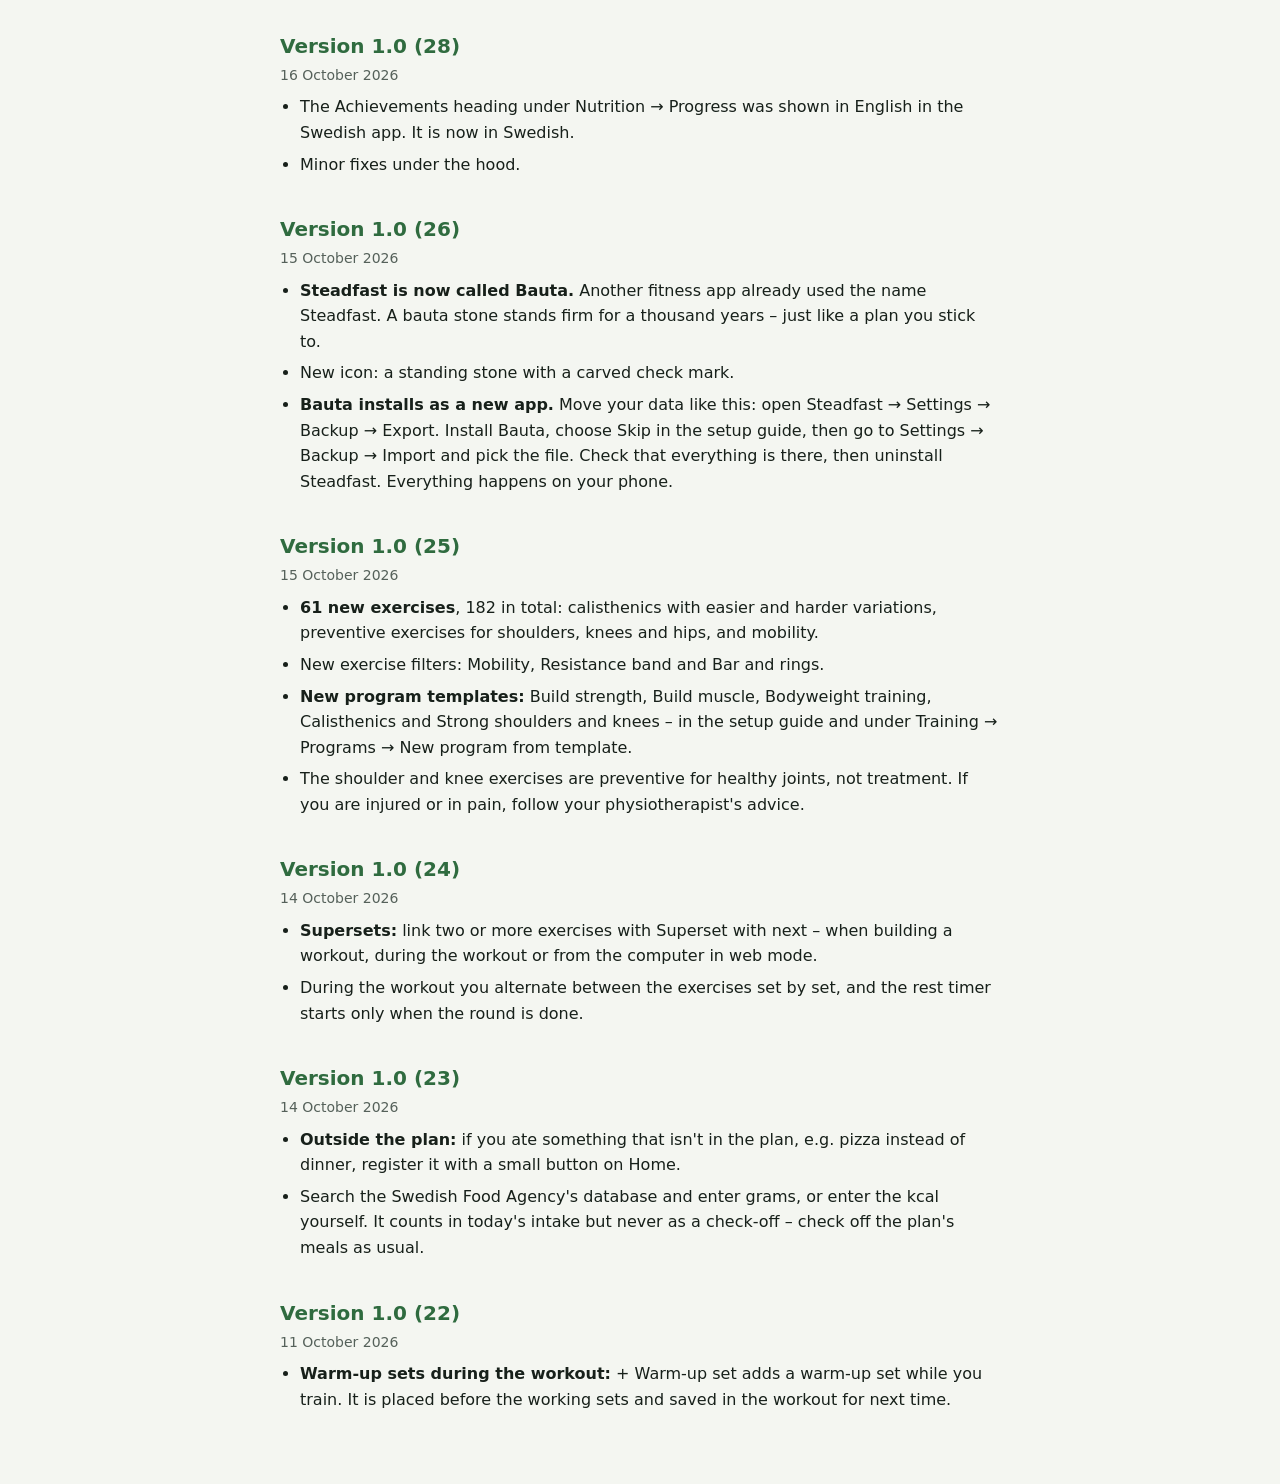
<file: changelog/index.html>
<!doctype html>
<html lang="sv">
<head>
<meta charset="utf-8">
<meta name="viewport" content="width=device-width, initial-scale=1">
<title>Bauta – nyheter / changelog</title>
<meta name="description" content="Vad som är nytt i varje version av Bauta. / What is new in each version of Bauta.">
<link rel="canonical" href="https://kakelakel.github.io/bauta-app/changelog/">
<link rel="icon" href="../bilder/ikon.png">
<style>
  :root { --bg:#F4F6F1; --fg:#17201A; --muted:#55615A; --accent:#2F6B3F; --line:#DCE2D9; --soft:#E2EEE3; }
  @media (prefers-color-scheme: dark) { :root { --bg:#0F1411; --fg:#E4EAE3; --muted:#9DAAA1; --accent:#9CD5A4; --line:#2A352E; --soft:#1E3324; } }
  body { background:var(--bg); color:var(--fg); font:16px/1.6 system-ui, "Segoe UI", sans-serif; margin:0; padding:32px 16px 64px; }
  main { max-width:720px; margin:0 auto; }
  h1 { font-size:28px; margin:0 0 4px; }
  h2 { font-size:20px; margin:36px 0 2px; color:var(--accent); }
  .meta { color:var(--muted); font-size:14px; margin:0 0 8px; }
  nav a { color:var(--accent); margin-right:16px; }
  a { color:var(--accent); }
  hr { border:0; border-top:1px solid var(--line); margin:48px 0; }
  ul { padding-left:20px; margin:8px 0; } li { margin-bottom:6px; }
  .tag { display:inline-block; background:var(--soft); border-radius:999px; padding:1px 10px; font-size:13px; font-weight:600; margin-left:8px; vertical-align:2px; color:var(--fg); }
</style>
</head>
<body>
<main>
<nav><a href="../">← Bauta</a><a href="#sv">Svenska</a><a href="#en">English</a></nav>

<!-- Ny version: lägg den överst i båda språken, med datum och vad som är nytt (B250). -->
<section id="sv" lang="sv">
<h1>Nyheter i Bauta</h1>
<p class="meta">Vad som är nytt i varje version. Ladda ner den senaste på <a href="../">startsidan</a>; en ny version installeras ovanpå den gamla och din data ligger kvar.</p>

<h2>Version 1.0 (30) <span class="tag">Senaste</span></h2>
<p class="meta">28 oktober 2026</p>
<ul>
<li><strong>Kolhydrater och fett följs nu som protein.</strong> På Hem har proteinringen blivit Makron: tre ringar i varandra – ytterst protein, i mitten kolhydrater och innerst fett – med siffrorna under.</li>
<li>Hem visar hur planen ligger mot målet för alla fyra, Idag har staplar för kolhydrater och fett, och Veckan visar snittet per dag. Måltiderna på Idag och i Planering visar också kolhydrater och fett.</li>
<li>Målen för fett och kolhydrater sätter du under Inställningar → Mål och mått, eller med kalkylatorn.</li>
</ul>

<h2>Version 1.0 (29)</h2>
<p class="meta">17 oktober 2026</p>
<ul>
<li><strong>Veckan:</strong> en lugn återblick på de senaste sju dagarna under Statistik – en sak som gick bra, hur mycket du bockat av (en prick per dag), snittet för kcal och protein, pass mot veckomålet, serier, vatten, steg och nya utmärkelser. Pilarna visar tidigare veckor.</li>
<li>En gång i veckan kommer en notis med veckan i en mening – söndag kl 19 som förval. Ändra dag och tid, eller stäng av, under Inställningar → Stöd och motivation.</li>
<li>Veckan belönar vanor, aldrig snabb viktnedgång. Vikten visas bara som tempot per vecka.</li>
<li><strong>Startguiden:</strong> byter du telefon eller flyttar från Steadfast kan du läsa in din säkerhetskopia direkt på första sidan. Ett nytt steg erbjuder automatisk säkerhetskopia varje dag, och veckosammanfattningen går att välja bort.</li>
</ul>

<h2>Version 1.0 (28)</h2>
<p class="meta">16 oktober 2026</p>
<ul>
<li>Rubriken Utmärkelser under Kost → Framsteg visades på engelska i den svenska appen. Nu är den på svenska.</li>
<li>Mindre fixar under huven.</li>
</ul>

<h2>Version 1.0 (26)</h2>
<p class="meta">15 oktober 2026</p>
<ul>
<li><strong>Steadfast heter nu Bauta.</strong> Det fanns redan en annan träningsapp med namnet Steadfast. En bautasten står stadigt i tusen år – precis som en plan man håller fast vid.</li>
<li>Ny ikon: en bautasten med en inhuggen bock.</li>
<li><strong>Bauta installeras som en ny app.</strong> Flytta din data så här: öppna Steadfast → Inställningar → Säkerhetskopiering → Exportera. Installera Bauta, välj Hoppa över i startguiden, och gå till Inställningar → Säkerhetskopiering → Importera och välj filen. Kontrollera att allt finns med, och avinstallera sedan Steadfast. Allt sker i telefonen.</li>
</ul>

<h2>Version 1.0 (25) </h2>
<p class="meta">15 oktober 2026</p>
<ul>
<li><strong>61 nya övningar</strong>, 182 totalt: calisthenics med lättare och svårare varianter, förebyggande övningar för axlar, knän och höfter, och rörlighet.</li>
<li>Nya filter bland övningarna: Rörlighet, Gummiband och Räck och ringar.</li>
<li><strong>Nya programmallar:</strong> Bygga styrka, Bygga muskler, Träna med kroppen, Calisthenics och Starka axlar och knän – i startguiden och under Träning → Program → Nytt program från mall.</li>
<li>Övningarna för axlar och knän är förebyggande för friska leder, inte behandling. Vid skada eller smärta: följ din fysioterapeuts råd.</li>
</ul>

<h2>Version 1.0 (24)</h2>
<p class="meta">14 oktober 2026</p>
<ul>
<li><strong>Superset:</strong> koppla ihop två eller fler övningar med Superset med nästa – när passet byggs, under passet eller från datorn i webbläget.</li>
<li>Under passet växlar du mellan övningarna set för set, och vilotimern startar först när varvet är klart.</li>
</ul>

<h2>Version 1.0 (23)</h2>
<p class="meta">14 oktober 2026</p>
<ul>
<li><strong>Utanför planen:</strong> har du ätit något som inte ingår i planen, t.ex. pizza i stället för middagen, registrerar du det med en liten knapp på Hem.</li>
<li>Sök i Livsmedelsverkets databas och ange gram, eller skriv in kcal själv. Det räknas in i dagens intag men aldrig som en avbockning – planens måltider bockar du av som vanligt.</li>
</ul>

<h2>Version 1.0 (22)</h2>
<p class="meta">11 oktober 2026</p>
<ul>
<li><strong>Uppvärmningsset under passet:</strong> + Uppvärmningsset lägger till ett uppvärmningsset medan du tränar. Det hamnar före arbetsseten och sparas i passet till nästa gång.</li>
</ul>
</section>

<hr>

<section id="en" lang="en">
<h1>What's new in Bauta</h1>
<p class="meta">What is new in each version. Download the latest on the <a href="../#en">home page</a>; a new version installs on top of the old one and your data stays.</p>

<h2>Version 1.0 (30) <span class="tag">Latest</span></h2>
<p class="meta">28 October 2026</p>
<ul>
<li><strong>Carbohydrates and fat are now tracked like protein.</strong> On Home the protein ring has become Macros: three rings inside each other – protein outside, carbohydrates in the middle and fat innermost – with the numbers below.</li>
<li>Home shows how the plan compares with the goal for all four, Today has bars for carbohydrates and fat, and Your week shows the daily average. The meals on Today and in Planning also show carbohydrates and fat.</li>
<li>Set the goals for fat and carbohydrates under Settings → Goals and measures, or with the calculator.</li>
</ul>

<h2>Version 1.0 (29)</h2>
<p class="meta">17 October 2026</p>
<ul>
<li><strong>Your week:</strong> a calm look back at the last seven days under Statistics – one thing that went well, how much you checked off (one dot per day), the average kcal and protein, workouts against the weekly goal, streaks, water, steps and new awards. The arrows show earlier weeks.</li>
<li>Once a week a notification sums up the week in one sentence – Sunday at 19:00 by default. Change the day and time, or turn it off, under Settings → Support and motivation.</li>
<li>The week rewards habits, never fast weight loss. Weight is only shown as the tempo per week.</li>
<li><strong>Setup guide:</strong> if you change phone or move from Steadfast, you can read in your backup right on the first page. A new step offers automatic daily backup, and the weekly summary can be turned off.</li>
</ul>

<h2>Version 1.0 (28)</h2>
<p class="meta">16 October 2026</p>
<ul>
<li>The Achievements heading under Nutrition → Progress was shown in English in the Swedish app. It is now in Swedish.</li>
<li>Minor fixes under the hood.</li>
</ul>

<h2>Version 1.0 (26)</h2>
<p class="meta">15 October 2026</p>
<ul>
<li><strong>Steadfast is now called Bauta.</strong> Another fitness app already used the name Steadfast. A bauta stone stands firm for a thousand years – just like a plan you stick to.</li>
<li>New icon: a standing stone with a carved check mark.</li>
<li><strong>Bauta installs as a new app.</strong> Move your data like this: open Steadfast → Settings → Backup → Export. Install Bauta, choose Skip in the setup guide, then go to Settings → Backup → Import and pick the file. Check that everything is there, then uninstall Steadfast. Everything happens on your phone.</li>
</ul>

<h2>Version 1.0 (25) </h2>
<p class="meta">15 October 2026</p>
<ul>
<li><strong>61 new exercises</strong>, 182 in total: calisthenics with easier and harder variations, preventive exercises for shoulders, knees and hips, and mobility.</li>
<li>New exercise filters: Mobility, Resistance band and Bar and rings.</li>
<li><strong>New program templates:</strong> Build strength, Build muscle, Bodyweight training, Calisthenics and Strong shoulders and knees – in the setup guide and under Training → Programs → New program from template.</li>
<li>The shoulder and knee exercises are preventive for healthy joints, not treatment. If you are injured or in pain, follow your physiotherapist's advice.</li>
</ul>

<h2>Version 1.0 (24)</h2>
<p class="meta">14 October 2026</p>
<ul>
<li><strong>Supersets:</strong> link two or more exercises with Superset with next – when building a workout, during the workout or from the computer in web mode.</li>
<li>During the workout you alternate between the exercises set by set, and the rest timer starts only when the round is done.</li>
</ul>

<h2>Version 1.0 (23)</h2>
<p class="meta">14 October 2026</p>
<ul>
<li><strong>Outside the plan:</strong> if you ate something that isn't in the plan, e.g. pizza instead of dinner, register it with a small button on Home.</li>
<li>Search the Swedish Food Agency's database and enter grams, or enter the kcal yourself. It counts in today's intake but never as a check-off – check off the plan's meals as usual.</li>
</ul>

<h2>Version 1.0 (22)</h2>
<p class="meta">11 October 2026</p>
<ul>
<li><strong>Warm-up sets during the workout:</strong> + Warm-up set adds a warm-up set while you train. It is placed before the working sets and saved in the workout for next time.</li>
</ul>
</section>
</main>
</body>
</html>
</file>
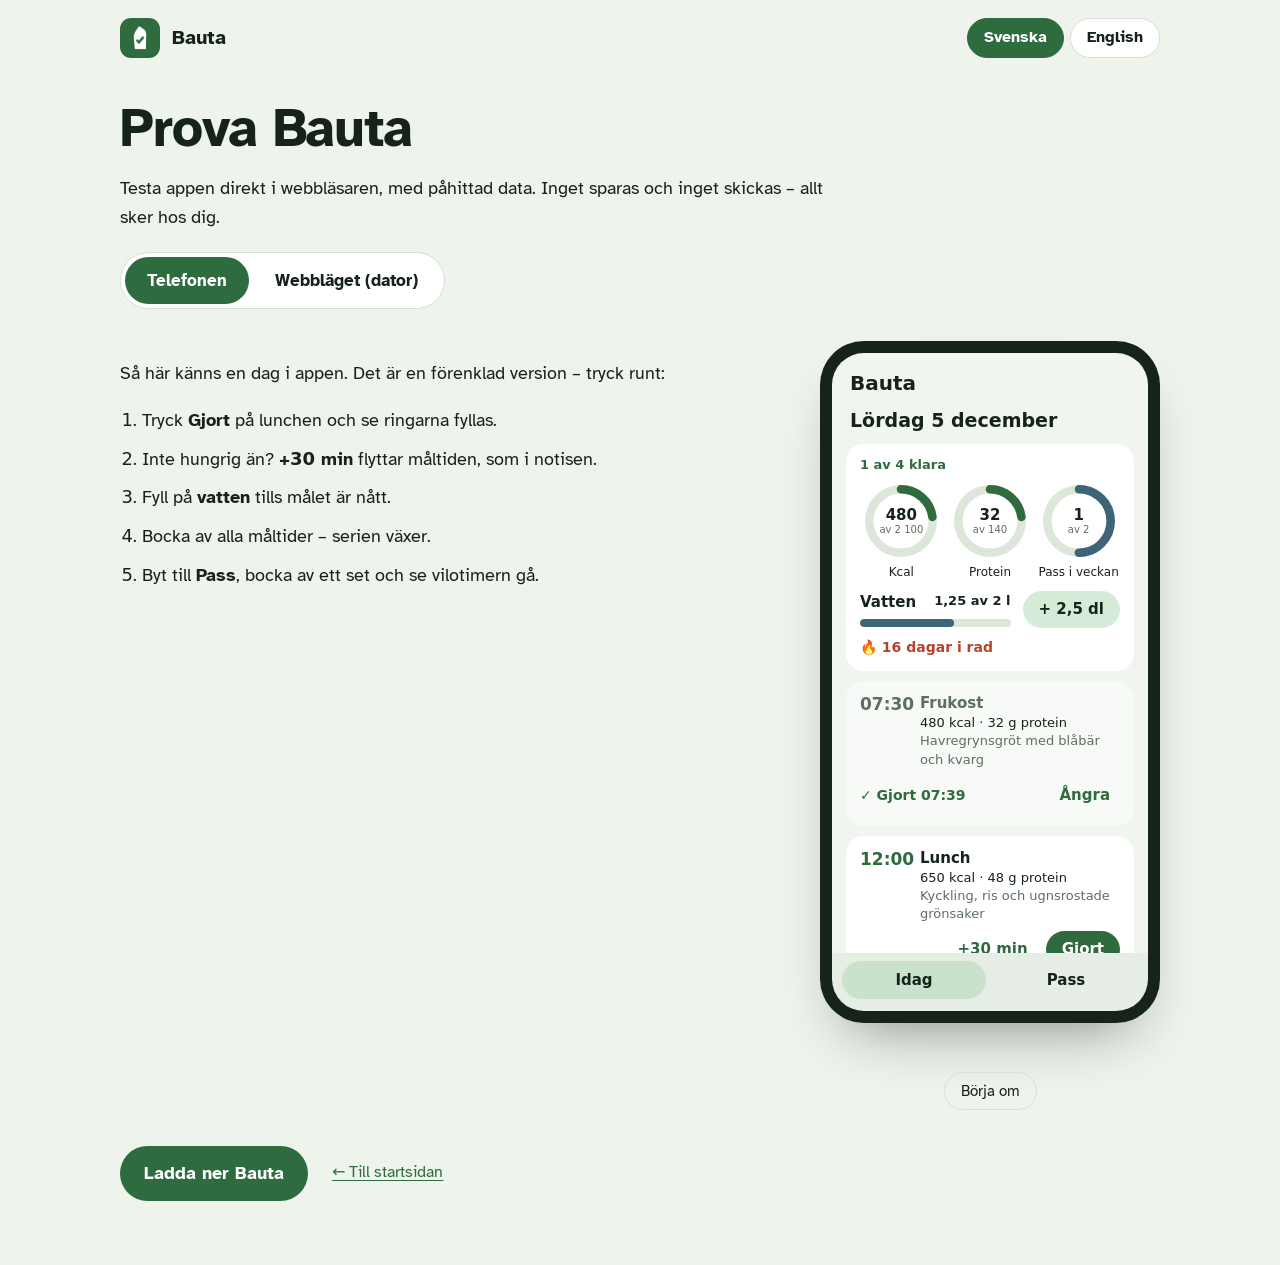
<file: demo/index.html>
<!doctype html>
<html lang="sv">
<head>
<meta charset="utf-8">
<meta name="viewport" content="width=device-width, initial-scale=1">
<title>Prova Bauta – interaktiv demo</title>
<meta name="description" content="Prova Bauta direkt i webbläsaren: bocka av dagens måltider, fyll på vatten och kör ett pass med vilotimer. / Try Bauta in your browser.">
<link rel="canonical" href="https://kakelakel.github.io/bauta-app/demo/">
<link rel="icon" href="../bilder/ikon.png">
<meta name="theme-color" content="#2E6B3E">
<style>
  /* Samma typsnitt och färger som startsidan. Inga kakor, ingen spårning och inga anrop utåt. */
  @font-face { font-family:"Atkinson"; src:url("../fonts/atkinson-hyperlegible-latin-400-normal.woff2") format("woff2"); font-weight:400; font-display:swap; unicode-range:U+0000-002F, U+003A-00FF, U+0131, U+0152-0153, U+02C6, U+02DA, U+02DC, U+2000-206F, U+20AC, U+2122, U+2212; }
  @font-face { font-family:"Atkinson"; src:url("../fonts/atkinson-hyperlegible-latin-700-normal.woff2") format("woff2"); font-weight:700; font-display:swap; unicode-range:U+0000-002F, U+003A-00FF, U+0131, U+0152-0153, U+02C6, U+02DA, U+02DC, U+2000-206F, U+20AC, U+2122, U+2212; }

  :root {
    --bg:#EEF3EC; --surface:#FFFFFF; --ink:#16231A; --muted:#506157;
    --accent:#2E6B3E; --accent-ink:#FFFFFF; --ring:#CFE3D2; --line:#D6E0D4; --flame:#B5432A;
  }
  @media (prefers-color-scheme: dark) {
    :root { --bg:#0F1612; --surface:#17211B; --ink:#E3EBE4; --muted:#9BAAA0; --accent:#8FD19C; --accent-ink:#0F1612; --ring:#24402C; --line:#28372D; --flame:#F08A6C; }
  }
  * { box-sizing:border-box; }
  [hidden] { display:none !important; }
  body { margin:0; background:var(--bg); color:var(--ink); font:18px/1.6 "Atkinson", system-ui, -apple-system, "Segoe UI", Roboto, sans-serif; }
  a { color:var(--accent); text-underline-offset:3px; }
  .wrap { max-width:1080px; margin:0 auto; padding:0 20px 64px; }
  .top { display:flex; justify-content:space-between; align-items:center; padding:18px 0; gap:16px; flex-wrap:wrap; }
  .brand { display:flex; align-items:center; gap:12px; font-weight:700; font-size:20px; color:var(--ink); text-decoration:none; }
  .brand img { width:40px; height:40px; border-radius:11px; }
  .lang { display:flex; gap:6px; }
  .lang button { font:inherit; font-size:16px; font-weight:700; border:1px solid var(--line); background:var(--surface); color:var(--ink); border-radius:999px; padding:6px 16px; cursor:pointer; }
  .lang button[aria-pressed="true"] { background:var(--accent); color:var(--accent-ink); border-color:var(--accent); }
  h1 { font-size:clamp(34px,5vw,54px); line-height:1.08; letter-spacing:-.02em; margin:24px 0 16px; }
  .muted { color:var(--muted); font-size:16px; }
  .button { display:inline-flex; align-items:center; background:var(--accent); color:var(--accent-ink); text-decoration:none; font-weight:700; padding:13px 24px; border-radius:999px; }
  .demo-text { max-width:52ch; }
  /* Interaktiv demo (demo.js). Telefonen har appens egna ljusa färger, som en skärmbild. */
  .demo-wrap { display:grid; grid-template-columns:minmax(0,1fr) auto; gap:56px; align-items:start; }
  .demo-text > p:first-child { margin-top:0; font-size:20px; }
  .demo-text ol { padding-left:22px; margin:16px 0; }
  .demo-text li { margin-bottom:10px; }
  .demo { display:grid; justify-items:center; gap:10px; }
  .d-phone { width:min(340px,86vw); padding:12px; border-radius:44px; background:var(--ink); box-shadow:0 30px 60px -30px rgba(22,35,26,.55); display:flex; flex-direction:column; }
  .d-screen { height:600px; overflow-y:auto; background:#F1F5EF; color:#16231A; border-radius:32px 32px 0 0; padding:6px 14px 16px; font:15px/1.4 system-ui, -apple-system, "Segoe UI", Roboto, sans-serif; scrollbar-width:thin; }
  .d-appbar { font-weight:700; font-size:20px; padding:10px 4px 2px; }
  .d-date { margin:8px 4px 10px; font-size:19px; font-weight:600; }
  .d-card { background:#fff; border-radius:18px; padding:12px 14px; margin-bottom:10px; transition:background .3s; }
  .d-small { font-size:13px; } .d-muted { color:#5E6E63; } .d-green { color:#2F6B3F; font-weight:600; }
  .d-rings { display:grid; grid-template-columns:repeat(3,1fr); gap:6px; margin:8px 0 10px; text-align:center; }
  .d-ring { position:relative; }
  .d-ring svg { width:78px; height:78px; display:block; margin:0 auto; }
  .d-ring svg circle + circle { transition:stroke-dashoffset .6s cubic-bezier(.2,.8,.3,1); }
  .d-ring-val { position:absolute; top:0; left:0; right:0; height:78px; display:grid; place-content:center; line-height:1.1; }
  .d-ring-val b { font-size:15px; } .d-ring-val small { font-size:10px; color:#5E6E63; }
  .d-ring-lbl { font-size:12px; margin-top:4px; }
  .d-water { display:grid; grid-template-columns:minmax(0,1fr) auto; gap:4px 12px; align-items:center; }
  .d-water-txt { display:flex; justify-content:space-between; font-weight:600; }
  .d-bar { grid-column:1; height:8px; border-radius:8px; background:#DCE7DA; overflow:hidden; }
  .d-bar i { display:block; height:100%; background:#3E6577; border-radius:8px; transition:width .4s; }
  .d-water .d-tonal { grid-column:2; grid-row:1 / span 2; }
  .d-flame { color:#B5432A; font-weight:600; margin:10px 0 2px; font-size:14px; }
  .d-meal-head { display:grid; grid-template-columns:52px minmax(0,1fr); gap:8px; }
  .d-time { font-weight:700; color:#2F6B3F; font-size:17px; }
  .d-meal.is-done { background:#F8FAF7; } .d-meal.is-done .d-time, .d-meal.is-done b { color:#5E6E63; }
  .d-actions { display:flex; justify-content:flex-end; align-items:center; gap:8px; margin-top:8px; flex-wrap:wrap; }
  .d-actions .d-green { margin-right:auto; font-size:14px; }
  .d-screen button { font:inherit; font-weight:600; border:0; cursor:pointer; border-radius:999px; padding:8px 16px; }
  .d-filled { background:#2F6B3F; color:#fff; } .d-filled:disabled { background:#C9D5C9; color:#5E6E63; cursor:default; }
  .d-tonal { background:#D5EBD8; color:#16231A; }
  .d-text { background:transparent; color:#2F6B3F; padding:8px 10px !important; }
  .d-wide { width:100%; margin-top:4px; }
  .d-screen button:focus-visible, .d-tabs button:focus-visible, .d-set input:focus-visible { outline:3px solid #2F6B3F; outline-offset:2px; }
  .d-set { display:grid; grid-template-columns:28px 1fr auto; align-items:center; gap:8px; padding:8px 0; border-top:1px solid #E3EAE1; cursor:pointer; }
  .d-set input { width:20px; height:20px; accent-color:#2F6B3F; }
  .d-set.is-done span { color:#5E6E63; text-decoration:line-through; }
  .d-rest { text-align:center; background:#D5EBD8; }
  .d-big { font-size:40px; font-weight:700; font-variant-numeric:tabular-nums; }
  .d-tabs { display:flex; background:#E6EDE4; border-radius:0 0 32px 32px; padding:8px 10px 12px; gap:8px; }
  .d-tabs button { flex:1; font:600 15px system-ui, sans-serif; border:0; background:transparent; color:#16231A; padding:10px; border-radius:999px; cursor:pointer; }
  .d-tabs button.on { background:#C8E2CC; }
  .d-status { min-height:1.6em; margin:0; font-weight:700; color:var(--accent); text-align:center; max-width:340px; }
  .d-reset { font:inherit; font-size:15px; background:none; border:1px solid var(--line); color:var(--ink); border-radius:999px; padding:6px 16px; cursor:pointer; }

  @media (max-width:860px) {
    .demo-wrap { grid-template-columns:minmax(0,1fr); gap:28px; }
  }
  /* Flikar: telefonen eller webbläget */
  .intro p { max-width:60ch; margin:0 0 20px; }
  .modes { display:inline-flex; gap:4px; padding:4px; border-radius:999px; background:var(--surface); border:1px solid var(--line); margin:0 0 32px; }
  .modes button { font:inherit; font-size:17px; font-weight:700; border:0; background:transparent; color:var(--ink); border-radius:999px; padding:10px 22px; cursor:pointer; }
  .modes button[aria-selected="true"] { background:var(--accent); color:var(--accent-ink); }
  .modes button:focus-visible, .lang button:focus-visible { outline:3px solid var(--accent); outline-offset:2px; }
  .browser { border:1px solid var(--line); border-radius:16px; overflow:hidden; background:var(--surface); box-shadow:0 30px 60px -34px rgba(22,35,26,.5); }
  .browser-bar { display:flex; align-items:center; gap:8px; padding:10px 14px; border-bottom:1px solid var(--line); font-size:14px; color:var(--muted); }
  .browser-bar i { width:11px; height:11px; border-radius:50%; background:var(--line); display:inline-block; }
  .browser-bar span { margin-left:10px; background:var(--bg); border-radius:999px; padding:2px 14px; }
  .browser iframe { display:block; width:100%; height:min(760px, 80vh); border:0; background:#fff; }
  .web-text { max-width:70ch; margin-bottom:20px; }
  .web-text ul { padding-left:22px; margin:10px 0; }
  .cta-row { display:flex; flex-wrap:wrap; gap:14px 24px; align-items:center; margin-top:36px; }
</style>
</head>
<body>
<div class="wrap">
<header class="top">
  <a class="brand" href="../"><img src="../bilder/ikon.png" alt="">Bauta</a>
  <div class="lang" role="group" aria-label="Språk / Language">
    <button type="button" data-lang="sv" aria-pressed="true">Svenska</button>
    <button type="button" data-lang="en" aria-pressed="false">English</button>
  </div>
</header>
<main>
  <div class="intro">
    <div data-text="sv"><h1>Prova Bauta</h1><p>Testa appen direkt i webbläsaren, med påhittad data. Inget sparas och inget skickas – allt sker hos dig.</p></div>
    <div data-text="en" hidden><h1>Try Bauta</h1><p>Try the app right in your browser, with made-up data. Nothing is saved or sent – everything happens on your side.</p></div>
  </div>
  <div class="modes" role="tablist" aria-label="Demo">
    <button type="button" role="tab" id="tab-phone" aria-controls="mode-phone" data-mode="phone" data-sv="Telefonen" data-en="The phone">Telefonen</button>
    <button type="button" role="tab" id="tab-web" aria-controls="mode-web" data-mode="web" data-sv="Webbläget (dator)" data-en="Web mode (computer)">Webbläget (dator)</button>
  </div>

  <section id="mode-phone" role="tabpanel" aria-labelledby="tab-phone" class="demo-wrap">
    <div class="demo-text">
      <div data-text="sv">
        <p>Så här känns en dag i appen. Det är en förenklad version – tryck runt:</p>
        <ol>
          <li>Tryck <strong>Gjort</strong> på lunchen och se ringarna fyllas.</li>
          <li>Inte hungrig än? <strong>+30 min</strong> flyttar måltiden, som i notisen.</li>
          <li>Fyll på <strong>vatten</strong> tills målet är nått.</li>
          <li>Bocka av alla måltider – serien växer.</li>
          <li>Byt till <strong>Pass</strong>, bocka av ett set och se vilotimern gå.</li>
        </ol>
      </div>
      <div data-text="en" hidden>
        <p>This is how a day in the app feels – a simplified version. Tap around:</p>
        <ol>
          <li>Tap <strong>Done</strong> on lunch and watch the rings fill.</li>
          <li>Not hungry yet? <strong>+30 min</strong> moves the meal, just like in the notification.</li>
          <li>Add <strong>water</strong> until the goal is reached.</li>
          <li>Check off every meal – the streak grows.</li>
          <li>Switch to <strong>Workout</strong>, check off a set and watch the rest timer.</li>
        </ol>
      </div>
    </div>
    <div class="demo" id="demo"></div>
  </section>

  <section id="mode-web" role="tabpanel" aria-labelledby="tab-web" hidden>
    <div class="web-text">
      <div data-text="sv">
        <p>Med webbläget planerar du från datorn: telefonen blir en liten webbserver i ditt eget wifi, och du öppnar appen i datorns webbläsare. Här är det riktiga webbläget, med påhittad data i stället för din telefon:</p>
        <ul>
          <li><strong>Kost:</strong> dagtyper, måltider med tider, kcal och makron, och uppgifter. Prova att söka livsmedel i en måltid.</li>
          <li><strong>Träning:</strong> bygg pass, lägg till övningar och set, koppla ihop superset och välj aktivt program.</li>
        </ul>
        <p class="muted">Livsmedlen i demon är några exempel med ungefärliga värden – i appen kommer de från Livsmedelsverket. Ladda om sidan så börjar demon om.</p>
      </div>
      <div data-text="en" hidden>
        <p>With web mode you plan from your computer: the phone becomes a small web server on your own Wi-Fi, and you open the app in the computer's browser. This is the real web mode, with made-up data instead of your phone:</p>
        <ul>
          <li><strong>Nutrition:</strong> day types, meals with times, kcal and macros, and tasks. Try looking up a food in a meal.</li>
          <li><strong>Training:</strong> build workouts, add exercises and sets, link supersets and choose the active program.</li>
        </ul>
        <p class="muted">The foods in the demo are a few examples with approximate values – in the app they come from the Swedish Food Agency. Reload the page to start over.</p>
      </div>
    </div>
    <div class="browser">
      <div class="browser-bar" aria-hidden="true"><i></i><i></i><i></i><span>http://192.168.1.23:8080</span></div>
      <iframe id="web" title="Bauta webbläge (demo)"></iframe>
    </div>
    <p class="muted"><a id="web-full" href="web/" target="_blank" rel="noopener"><span data-text="sv">Öppna webbläget i en egen flik</span><span data-text="en" hidden>Open web mode in its own tab</span></a></p>
  </section>

  <div class="cta-row">
    <span data-text="sv"><a class="button" href="../#ladda-ner">Ladda ner Bauta</a></span>
    <span data-text="en" hidden><a class="button" href="../#en">Download Bauta</a></span>
    <span class="muted" data-text="sv"><a href="../">← Till startsidan</a></span>
    <span class="muted" data-text="en" hidden><a href="../#en">← Back to the home page</a></span>
  </div>
</main>
</div>
<script src="../demo.js"></script>
<script>
/* Språk (?lang=en) och flik (?mode=web) står i adressen, så att man kan länka direkt. */
(function () {
  var host = document.getElementById('demo'), frame = document.getElementById('web');
  var params = new URLSearchParams(location.search);
  var state = { lang: params.get('lang') === 'en' ? 'en' : 'sv', mode: params.get('mode') === 'web' ? 'web' : 'phone' };
  function url() {
    var q = [];
    if (state.lang === 'en') q.push('lang=en');
    if (state.mode === 'web') q.push('mode=web');
    history.replaceState(null, '', q.length ? '?' + q.join('&') : './');
  }
  function show(rebuild) {
    var lang = state.lang;
    document.documentElement.lang = lang;
    document.querySelectorAll('[data-text]').forEach(function (el) { el.hidden = el.getAttribute('data-text') !== lang; });
    document.querySelectorAll('.lang button').forEach(function (b) { b.setAttribute('aria-pressed', b.getAttribute('data-lang') === lang ? 'true' : 'false'); });
    document.querySelectorAll('.modes button').forEach(function (b) {
      b.textContent = b.getAttribute('data-' + lang);
      b.setAttribute('aria-selected', b.getAttribute('data-mode') === state.mode ? 'true' : 'false');
    });
    document.getElementById('mode-phone').hidden = state.mode !== 'phone';
    document.getElementById('mode-web').hidden = state.mode !== 'web';
    document.title = lang === 'en' ? 'Try Bauta – interactive demo' : 'Prova Bauta – interaktiv demo';
    var src = 'web/' + (lang === 'en' ? '?lang=en' : '');
    document.getElementById('web-full').setAttribute('href', src);
    if (state.mode === 'web' && frame.getAttribute('src') !== src) frame.setAttribute('src', src);
    if (rebuild) window.BautaDemo.mount(host, lang);
  }
  document.querySelectorAll('.lang button').forEach(function (b) {
    b.addEventListener('click', function () { if (state.lang !== b.getAttribute('data-lang')) { state.lang = b.getAttribute('data-lang'); url(); show(true); } });
  });
  document.querySelectorAll('.modes button').forEach(function (b) {
    b.addEventListener('click', function () { state.mode = b.getAttribute('data-mode'); url(); show(false); });
  });
  show(true);
})();
</script>
</body>
</html>
</file>
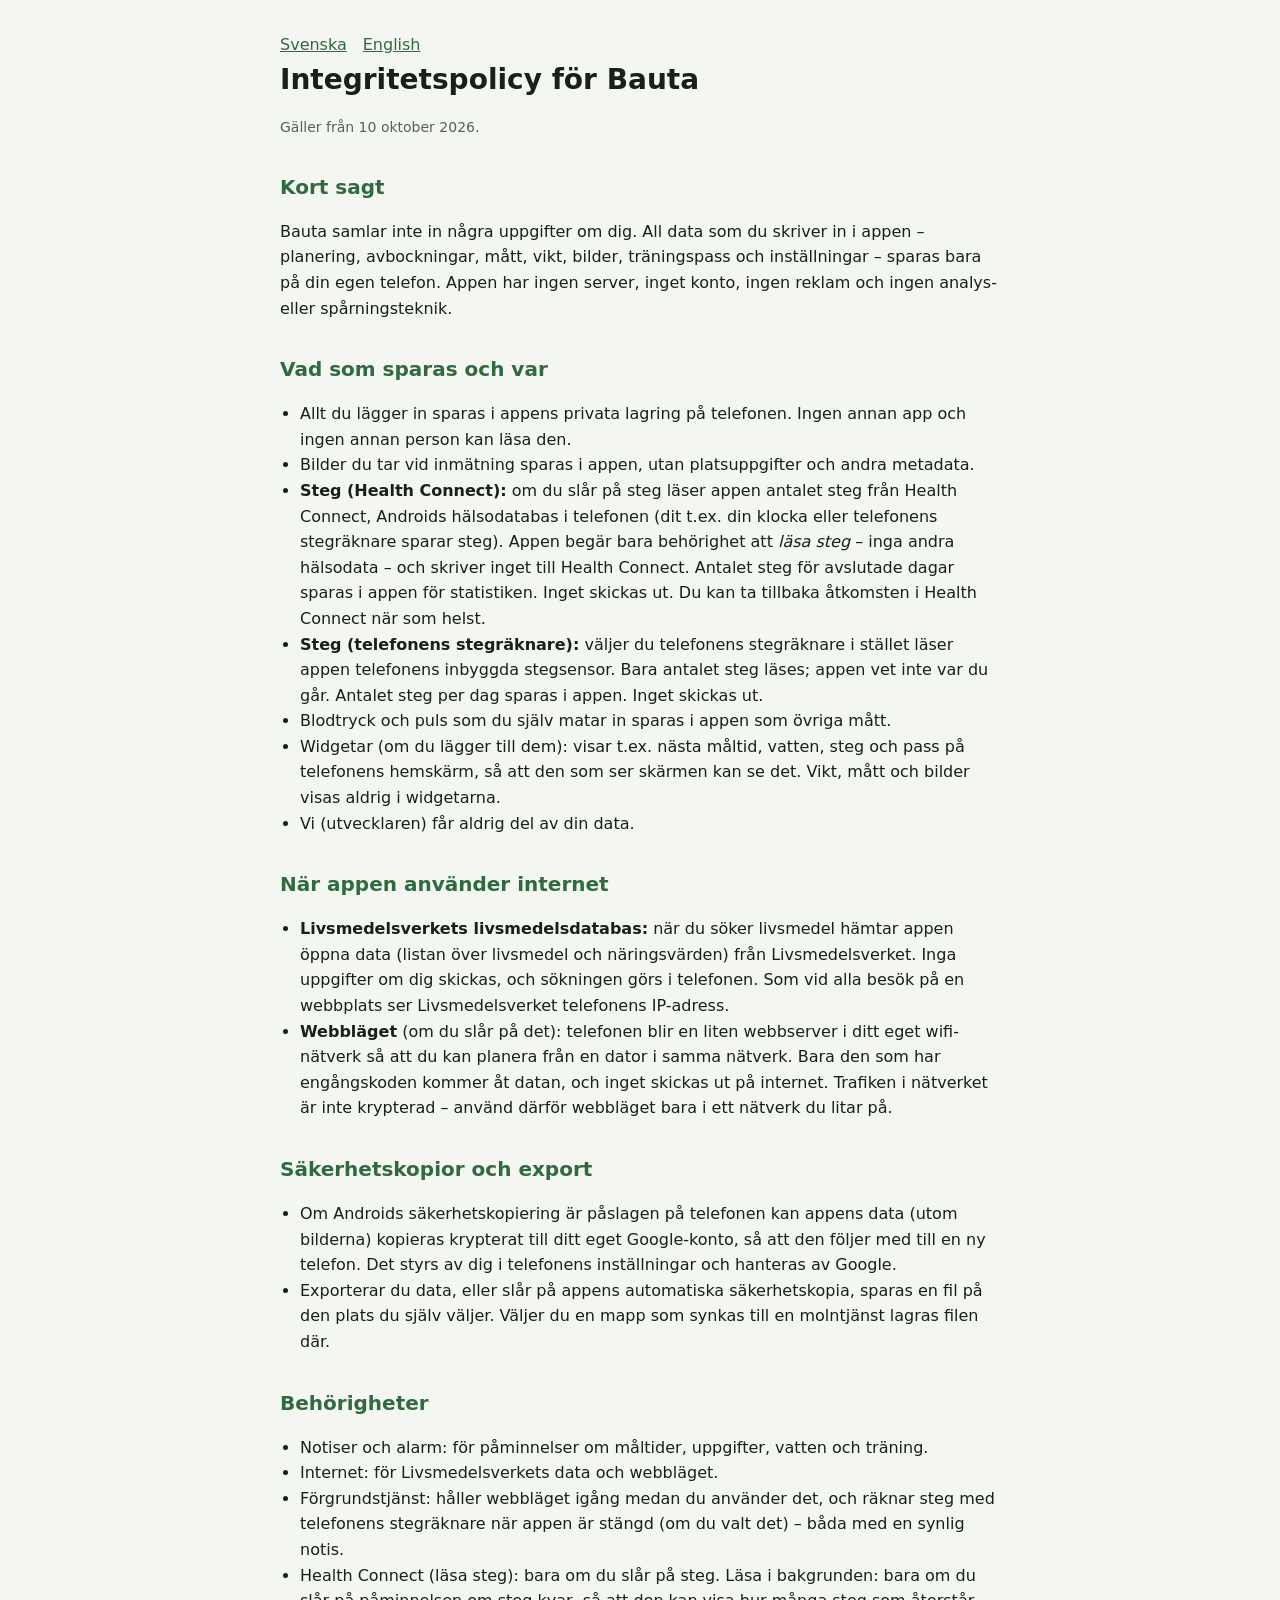
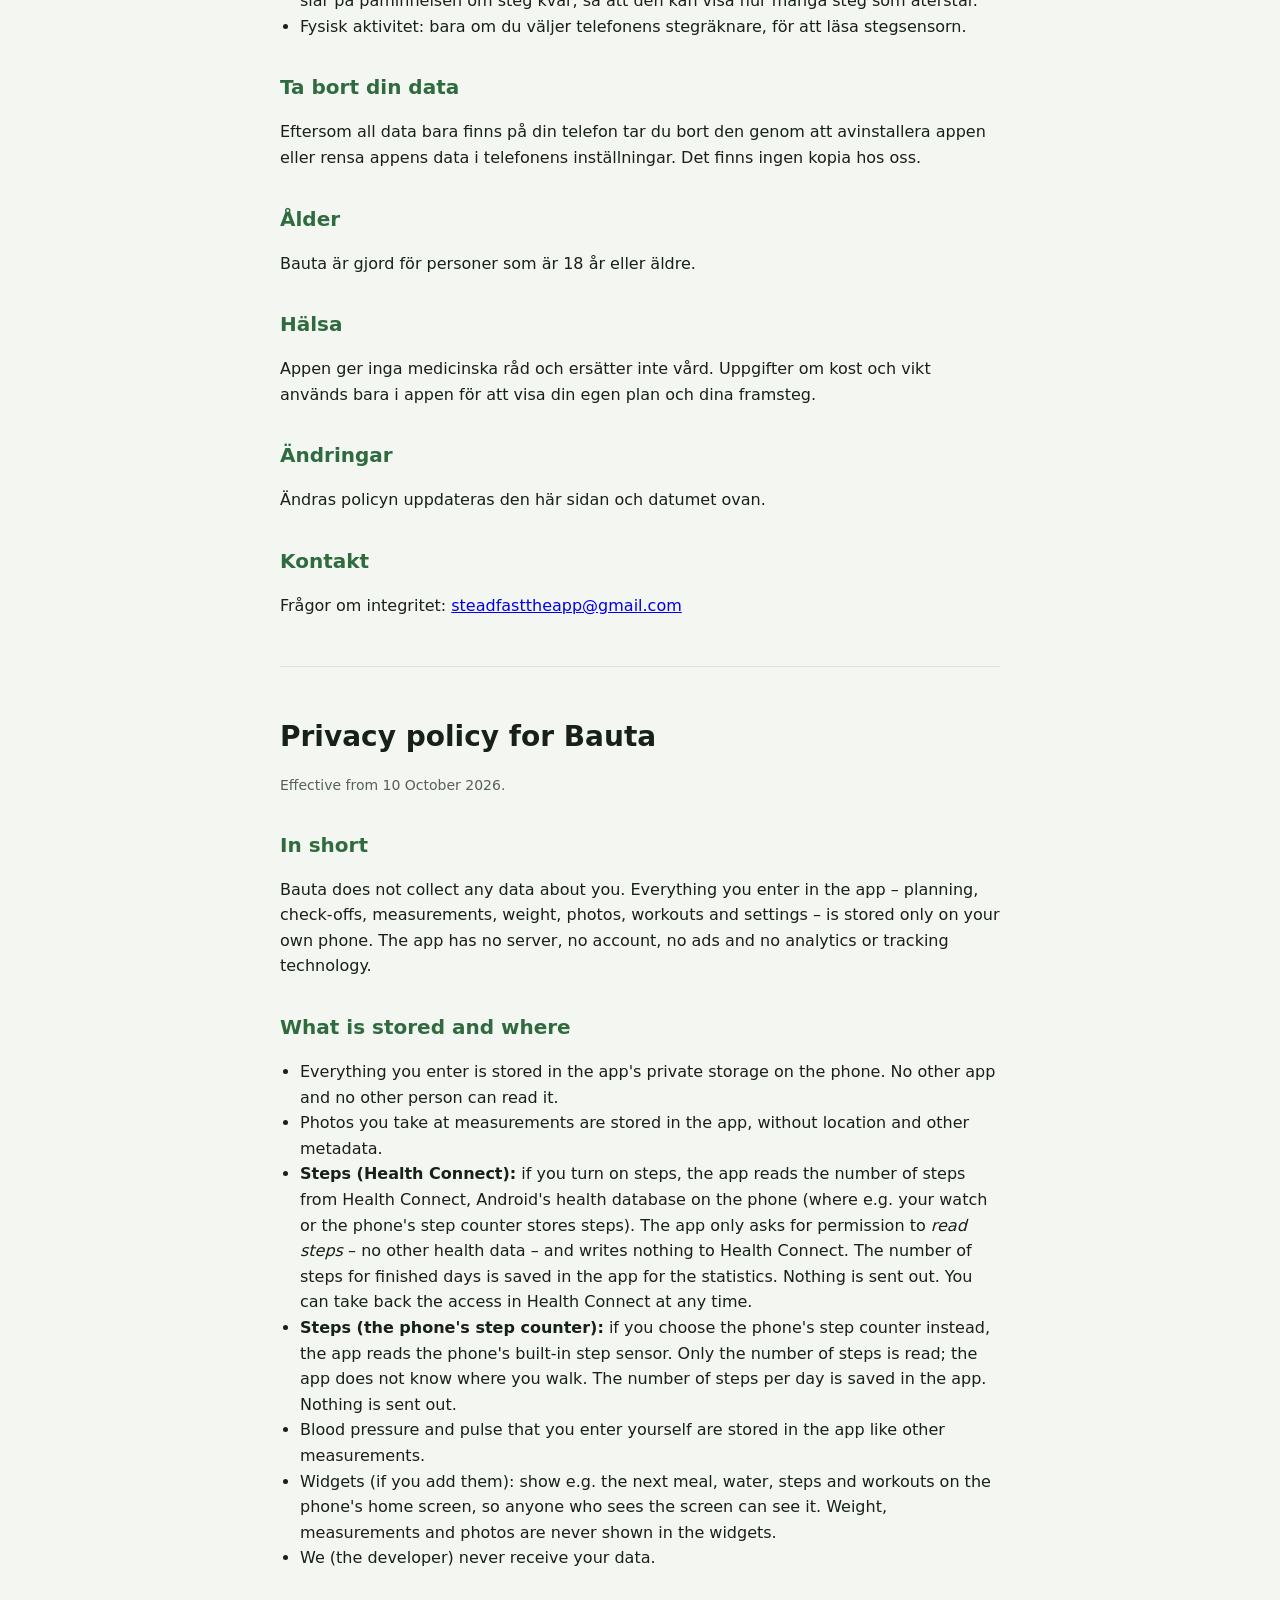
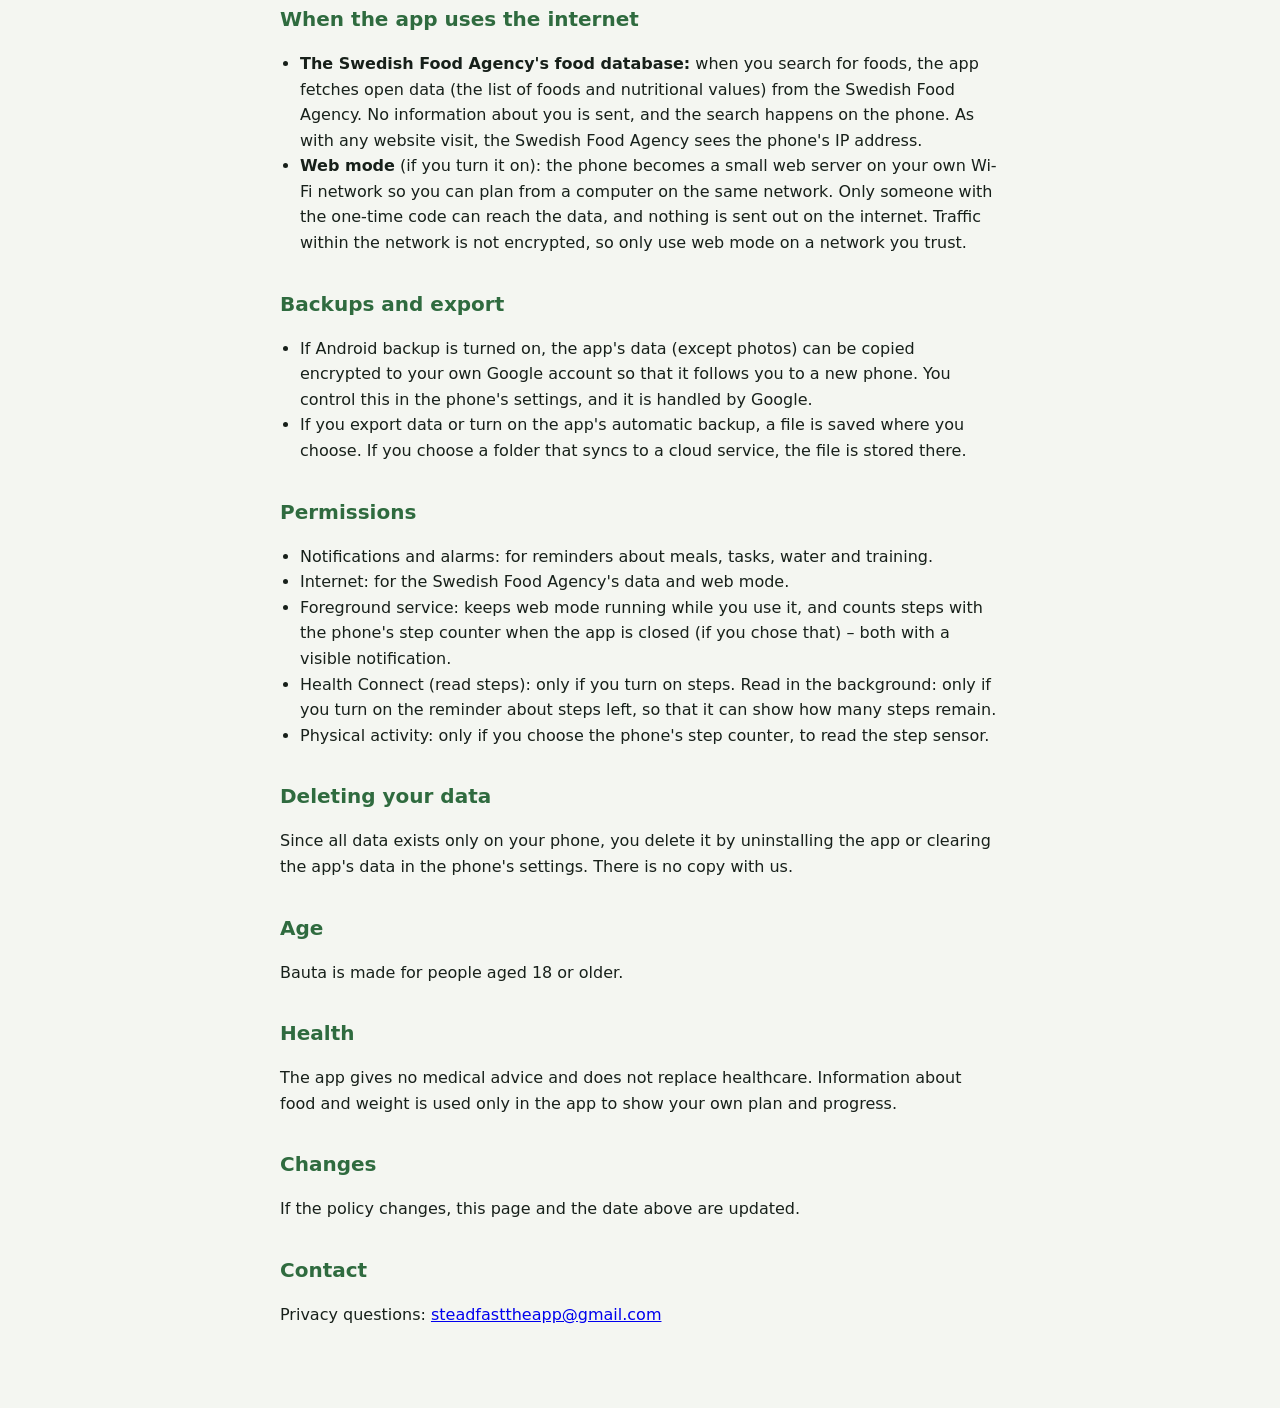
<file: privacy/index.html>
<!doctype html>
<html lang="sv">
<head>
<meta charset="utf-8">
<meta name="viewport" content="width=device-width, initial-scale=1">
<title>Bauta – integritetspolicy / privacy policy</title>
<style>
  :root { --bg:#F4F6F1; --fg:#17201A; --muted:#55615A; --accent:#2F6B3F; --line:#DCE2D9; }
  @media (prefers-color-scheme: dark) { :root { --bg:#0F1411; --fg:#E4EAE3; --muted:#9DAAA1; --accent:#9CD5A4; --line:#2A352E; } }
  body { background:var(--bg); color:var(--fg); font:16px/1.6 system-ui, "Segoe UI", sans-serif; margin:0; padding:32px 16px 64px; }
  main { max-width:720px; margin:0 auto; }
  h1 { font-size:28px; margin:0 0 4px; } h2 { font-size:20px; margin:32px 0 8px; color:var(--accent); }
  .meta { color:var(--muted); font-size:14px; } nav a { color:var(--accent); margin-right:16px; }
  hr { border:0; border-top:1px solid var(--line); margin:48px 0; } ul { padding-left:20px; }
</style>
</head>
<body>
<main>
<nav><a href="#sv">Svenska</a><a href="#en">English</a></nav>

<section id="sv" lang="sv">
<h1>Integritetspolicy för Bauta</h1>
<p class="meta">Gäller från 10 oktober 2026.</p>

<h2>Kort sagt</h2>
<p>Bauta samlar inte in några uppgifter om dig. All data som du skriver in i appen – planering, avbockningar, mått, vikt, bilder, träningspass och inställningar – sparas bara på din egen telefon. Appen har ingen server, inget konto, ingen reklam och ingen analys- eller spårningsteknik.</p>

<h2>Vad som sparas och var</h2>
<ul>
<li>Allt du lägger in sparas i appens privata lagring på telefonen. Ingen annan app och ingen annan person kan läsa den.</li>
<li>Bilder du tar vid inmätning sparas i appen, utan platsuppgifter och andra metadata.</li>
<li><strong>Steg (Health Connect):</strong> om du slår på steg läser appen antalet steg från Health Connect, Androids hälsodatabas i telefonen (dit t.ex. din klocka eller telefonens stegräknare sparar steg). Appen begär bara behörighet att <em>läsa steg</em> – inga andra hälsodata – och skriver inget till Health Connect. Antalet steg för avslutade dagar sparas i appen för statistiken. Inget skickas ut. Du kan ta tillbaka åtkomsten i Health Connect när som helst.</li>
<li><strong>Steg (telefonens stegräknare):</strong> väljer du telefonens stegräknare i stället läser appen telefonens inbyggda stegsensor. Bara antalet steg läses; appen vet inte var du går. Antalet steg per dag sparas i appen. Inget skickas ut.</li>
<li>Blodtryck och puls som du själv matar in sparas i appen som övriga mått.</li>
<li>Widgetar (om du lägger till dem): visar t.ex. nästa måltid, vatten, steg och pass på telefonens hemskärm, så att den som ser skärmen kan se det. Vikt, mått och bilder visas aldrig i widgetarna.</li>
<li>Vi (utvecklaren) får aldrig del av din data.</li>
</ul>

<h2>När appen använder internet</h2>
<ul>
<li><strong>Livsmedelsverkets livsmedelsdatabas:</strong> när du söker livsmedel hämtar appen öppna data (listan över livsmedel och näringsvärden) från Livsmedelsverket. Inga uppgifter om dig skickas, och sökningen görs i telefonen. Som vid alla besök på en webbplats ser Livsmedelsverket telefonens IP-adress.</li>
<li><strong>Webbläget</strong> (om du slår på det): telefonen blir en liten webbserver i ditt eget wifi-nätverk så att du kan planera från en dator i samma nätverk. Bara den som har engångskoden kommer åt datan, och inget skickas ut på internet. Trafiken i nätverket är inte krypterad – använd därför webbläget bara i ett nätverk du litar på.</li>
</ul>

<h2>Säkerhetskopior och export</h2>
<ul>
<li>Om Androids säkerhetskopiering är påslagen på telefonen kan appens data (utom bilderna) kopieras krypterat till ditt eget Google-konto, så att den följer med till en ny telefon. Det styrs av dig i telefonens inställningar och hanteras av Google.</li>
<li>Exporterar du data, eller slår på appens automatiska säkerhetskopia, sparas en fil på den plats du själv väljer. Väljer du en mapp som synkas till en molntjänst lagras filen där.</li>
</ul>

<h2>Behörigheter</h2>
<ul>
<li>Notiser och alarm: för påminnelser om måltider, uppgifter, vatten och träning.</li>
<li>Internet: för Livsmedelsverkets data och webbläget.</li>
<li>Förgrundstjänst: håller webbläget igång medan du använder det, och räknar steg med telefonens stegräknare när appen är stängd (om du valt det) – båda med en synlig notis.</li>
<li>Health Connect (läsa steg): bara om du slår på steg. Läsa i bakgrunden: bara om du slår på påminnelsen om steg kvar, så att den kan visa hur många steg som återstår.</li>
<li>Fysisk aktivitet: bara om du väljer telefonens stegräknare, för att läsa stegsensorn.</li>
</ul>

<h2>Ta bort din data</h2>
<p>Eftersom all data bara finns på din telefon tar du bort den genom att avinstallera appen eller rensa appens data i telefonens inställningar. Det finns ingen kopia hos oss.</p>

<h2>Ålder</h2>
<p>Bauta är gjord för personer som är 18 år eller äldre.</p>

<h2>Hälsa</h2>
<p>Appen ger inga medicinska råd och ersätter inte vård. Uppgifter om kost och vikt används bara i appen för att visa din egen plan och dina framsteg.</p>

<h2>Ändringar</h2>
<p>Ändras policyn uppdateras den här sidan och datumet ovan.</p>

<h2>Kontakt</h2>
<p>Frågor om integritet: <a href="mailto:steadfasttheapp@gmail.com">steadfasttheapp@gmail.com</a></p>
</section>

<hr>

<section id="en" lang="en">
<h1>Privacy policy for Bauta</h1>
<p class="meta">Effective from 10 October 2026.</p>

<h2>In short</h2>
<p>Bauta does not collect any data about you. Everything you enter in the app – planning, check-offs, measurements, weight, photos, workouts and settings – is stored only on your own phone. The app has no server, no account, no ads and no analytics or tracking technology.</p>

<h2>What is stored and where</h2>
<ul>
<li>Everything you enter is stored in the app's private storage on the phone. No other app and no other person can read it.</li>
<li>Photos you take at measurements are stored in the app, without location and other metadata.</li>
<li><strong>Steps (Health Connect):</strong> if you turn on steps, the app reads the number of steps from Health Connect, Android's health database on the phone (where e.g. your watch or the phone's step counter stores steps). The app only asks for permission to <em>read steps</em> – no other health data – and writes nothing to Health Connect. The number of steps for finished days is saved in the app for the statistics. Nothing is sent out. You can take back the access in Health Connect at any time.</li>
<li><strong>Steps (the phone's step counter):</strong> if you choose the phone's step counter instead, the app reads the phone's built-in step sensor. Only the number of steps is read; the app does not know where you walk. The number of steps per day is saved in the app. Nothing is sent out.</li>
<li>Blood pressure and pulse that you enter yourself are stored in the app like other measurements.</li>
<li>Widgets (if you add them): show e.g. the next meal, water, steps and workouts on the phone's home screen, so anyone who sees the screen can see it. Weight, measurements and photos are never shown in the widgets.</li>
<li>We (the developer) never receive your data.</li>
</ul>

<h2>When the app uses the internet</h2>
<ul>
<li><strong>The Swedish Food Agency's food database:</strong> when you search for foods, the app fetches open data (the list of foods and nutritional values) from the Swedish Food Agency. No information about you is sent, and the search happens on the phone. As with any website visit, the Swedish Food Agency sees the phone's IP address.</li>
<li><strong>Web mode</strong> (if you turn it on): the phone becomes a small web server on your own Wi-Fi network so you can plan from a computer on the same network. Only someone with the one-time code can reach the data, and nothing is sent out on the internet. Traffic within the network is not encrypted, so only use web mode on a network you trust.</li>
</ul>

<h2>Backups and export</h2>
<ul>
<li>If Android backup is turned on, the app's data (except photos) can be copied encrypted to your own Google account so that it follows you to a new phone. You control this in the phone's settings, and it is handled by Google.</li>
<li>If you export data or turn on the app's automatic backup, a file is saved where you choose. If you choose a folder that syncs to a cloud service, the file is stored there.</li>
</ul>

<h2>Permissions</h2>
<ul>
<li>Notifications and alarms: for reminders about meals, tasks, water and training.</li>
<li>Internet: for the Swedish Food Agency's data and web mode.</li>
<li>Foreground service: keeps web mode running while you use it, and counts steps with the phone's step counter when the app is closed (if you chose that) – both with a visible notification.</li>
<li>Health Connect (read steps): only if you turn on steps. Read in the background: only if you turn on the reminder about steps left, so that it can show how many steps remain.</li>
<li>Physical activity: only if you choose the phone's step counter, to read the step sensor.</li>
</ul>

<h2>Deleting your data</h2>
<p>Since all data exists only on your phone, you delete it by uninstalling the app or clearing the app's data in the phone's settings. There is no copy with us.</p>

<h2>Age</h2>
<p>Bauta is made for people aged 18 or older.</p>

<h2>Health</h2>
<p>The app gives no medical advice and does not replace healthcare. Information about food and weight is used only in the app to show your own plan and progress.</p>

<h2>Changes</h2>
<p>If the policy changes, this page and the date above are updated.</p>

<h2>Contact</h2>
<p>Privacy questions: <a href="mailto:steadfasttheapp@gmail.com">steadfasttheapp@gmail.com</a></p>
</section>
</main>
</body>
</html>
</file>
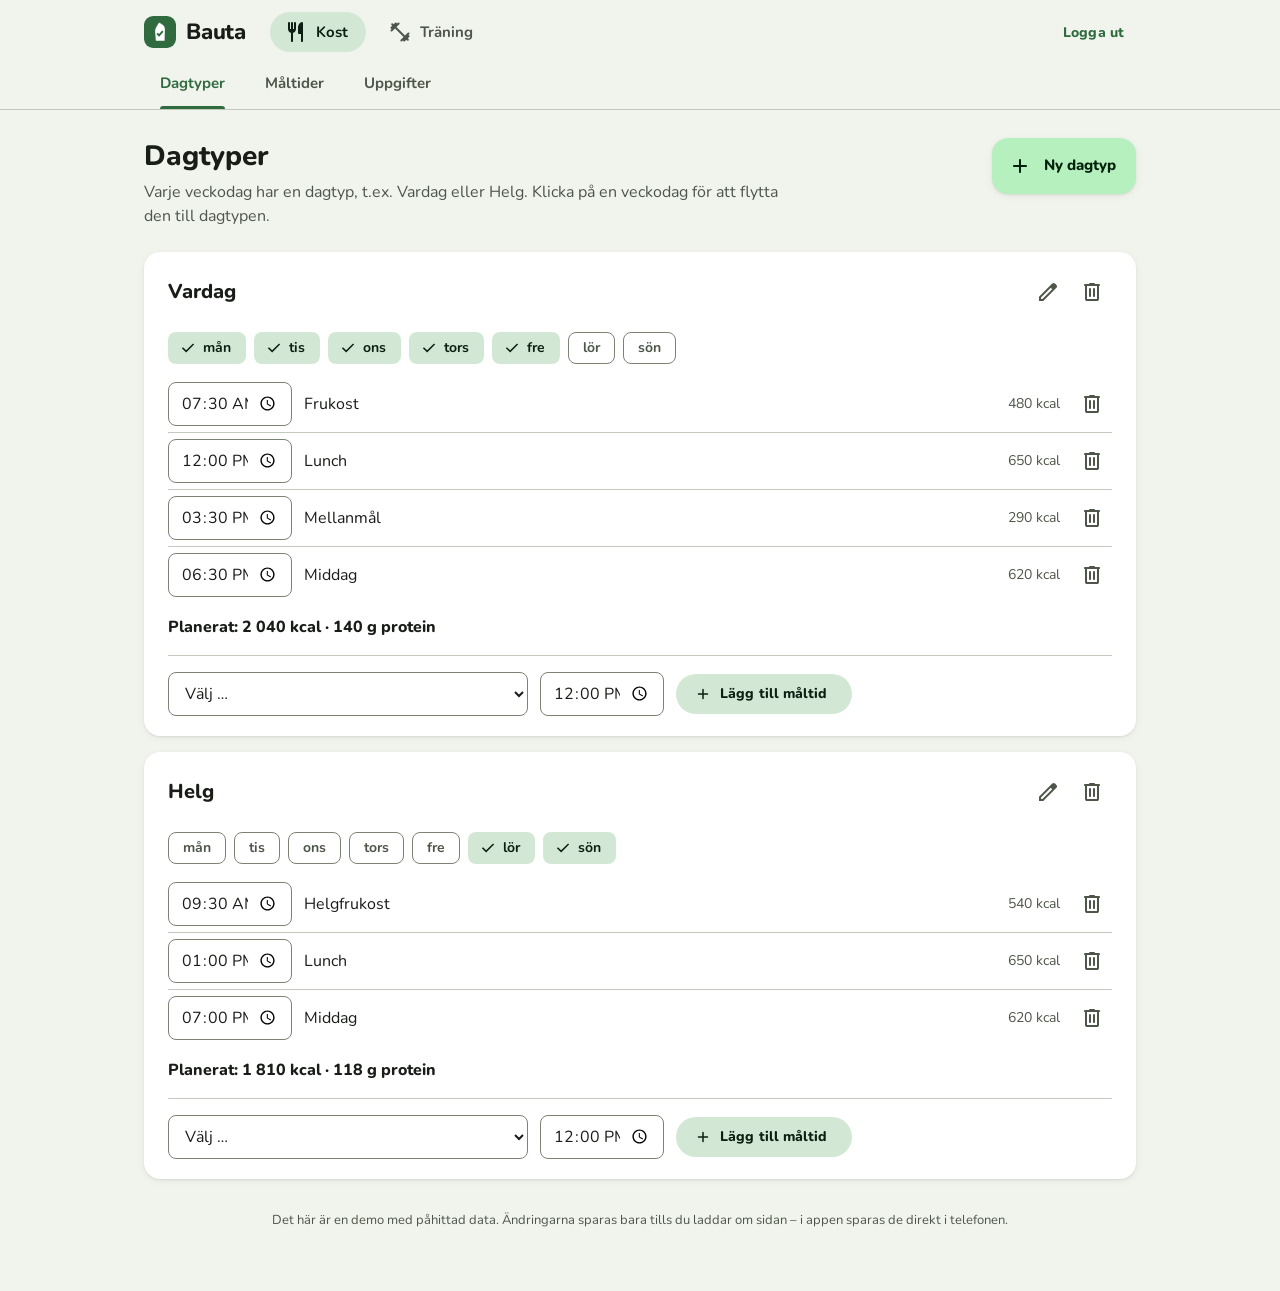
<file: demo/web/index.html>
<!doctype html>
<html lang="sv">
<head>
<meta charset="utf-8">
<meta name="viewport" content="width=device-width, initial-scale=1">
<title>Bauta – webbläge (demo)</title>
<meta name="robots" content="noindex">
<link rel="icon" href="icon.svg">
<link rel="stylesheet" href="style.css">
</head>
<body>
<div id="app"></div>
<script src="mock.js"></script>
<script src="app.js"></script>
</body>
</html>
</file>
<file: demo/web/style.css>
/* Bauta webbläge (WEB1). Samma designsystem som appen: Nunito, appens färger (ui/theme/Color.kt),
   kort utan ramar, flikar med understrykning, tonade knappar. Ljust och mörkt efter datorns inställning. */
@font-face {
  font-family: "Nunito";
  src: url("nunito.ttf") format("truetype");
  font-weight: 200 1000;
  font-display: swap;
}

:root {
  --primary: #2F6B3F;
  --on-primary: #FFFFFF;
  --primary-container: #B7F0BF;
  --on-primary-container: #00210B;
  --secondary-container: #D2E8D4;
  --on-secondary-container: #0D1F12;
  --tertiary-container: #BFE9F7;
  --on-tertiary-container: #001F27;
  --surface: #F1F3ED;
  --container: #E9ECE4;
  --card: #FFFFFF;
  --on-surface: #191D17;
  --on-variant: #4E5649;
  --outline: #7A8374;
  --outline-variant: #C2C9BD;
  --error: #BA1A1A;
  --inverse: #2E322B;
  --inverse-on: #EFF2E9;
  --shadow: 0 1px 2px rgba(0, 0, 0, .08), 0 2px 8px rgba(0, 0, 0, .05);
  color-scheme: light;
}
@media (prefers-color-scheme: dark) {
  :root {
    --primary: #9CD5A4;
    --on-primary: #00391A;
    --primary-container: #155129;
    --on-primary-container: #B7F0BF;
    --secondary-container: #384B3C;
    --on-secondary-container: #D2E8D4;
    --tertiary-container: #214C58;
    --on-tertiary-container: #BFE9F7;
    --surface: #11150F;
    --container: #1B2019;
    --card: #21261F;
    --on-surface: #E0E4DA;
    --on-variant: #B0B8AA;
    --outline: #8C9586;
    --outline-variant: #424940;
    --error: #FFB4AB;
    --inverse: #E0E4DA;
    --inverse-on: #2E322B;
    --shadow: none;
    color-scheme: dark;
  }
}

* { box-sizing: border-box; }
html { -webkit-text-size-adjust: 100%; }
body {
  margin: 0;
  background: var(--surface);
  color: var(--on-surface);
  font: 16px/1.5 "Nunito", system-ui, -apple-system, "Segoe UI", Roboto, sans-serif;
  accent-color: var(--primary);
}
svg.icon { width: 24px; height: 24px; fill: currentColor; flex: none; display: block; }
.hidden { display: none !important; }
.grow { flex: 1; min-width: 0; }
button:focus-visible, a:focus-visible { outline: 2px solid var(--primary); outline-offset: 2px; }

/* ---------- Sidhuvud och navigering ---------- */
header {
  position: sticky; top: 0; z-index: 10;
  background: var(--surface);
  border-bottom: 1px solid var(--outline-variant);
}
.bar {
  max-width: 1040px; margin: 0 auto; padding: 12px 24px 0;
  display: flex; align-items: center; gap: 24px;
}
.brand { display: flex; align-items: center; gap: 10px; font-size: 22px; font-weight: 800; letter-spacing: -.2px; }
.brand img { width: 32px; height: 32px; border-radius: 9px; }
.groups { display: flex; gap: 8px; flex: 1; }
.group {
  display: flex; align-items: center; gap: 8px;
  height: 40px; padding: 0 18px 0 14px; border-radius: 20px; border: 0;
  background: transparent; color: var(--on-variant);
  font: inherit; font-weight: 700; font-size: 15px; cursor: pointer;
}
.group:hover { background: var(--container); }
.group.on { background: var(--secondary-container); color: var(--on-secondary-container); }
.tabs { max-width: 1040px; margin: 0 auto; padding: 0 24px; display: flex; gap: 8px; margin-top: 8px; }
.tab {
  position: relative; border: 0; background: transparent; cursor: pointer;
  font: inherit; font-weight: 700; font-size: 15px; color: var(--on-variant);
  padding: 12px 16px 14px;
}
.tab:hover { color: var(--primary); }
.tab.on { color: var(--primary); }
.tab.on::after {
  content: ""; position: absolute; left: 16px; right: 16px; bottom: 0;
  height: 3px; border-radius: 3px 3px 0 0; background: var(--primary);
}

/* ---------- Sidan ---------- */
main { max-width: 1040px; margin: 0 auto; padding: 28px 24px 48px; }
.page-head { display: flex; align-items: flex-start; justify-content: space-between; gap: 24px; margin-bottom: 24px; }
.page-head .titles { min-width: 0; }
.page-head.editor { align-items: center; justify-content: flex-start; gap: 8px; }
h1 { font-size: 28px; line-height: 36px; font-weight: 800; margin: 0; }
h2 { font-size: 20px; line-height: 28px; font-weight: 800; margin: 0; }
h3 { font-size: 13px; line-height: 20px; font-weight: 800; margin: 0 0 8px; text-transform: uppercase; letter-spacing: .6px; color: var(--primary); }
.help { color: var(--on-variant); margin: 6px 0 0; max-width: 640px; }
.muted { color: var(--on-variant); }
.small { font-size: 14px; line-height: 20px; }
.sub { color: var(--primary); font-weight: 600; }
.strong { font-weight: 800; }
.error-text { color: var(--error); }
.footnote { text-align: center; color: var(--on-variant); font-size: 13px; margin-top: 32px; }

/* ---------- Kort och listor ---------- */
.card {
  background: var(--card); border-radius: 16px; padding: 20px 24px;
  box-shadow: var(--shadow); margin-bottom: 16px;
}
.card.active { background: var(--primary-container); color: var(--on-primary-container); }
.card.active .sub, .card.active h3 { color: var(--on-primary-container); }
.card-head { display: flex; align-items: center; justify-content: space-between; gap: 12px; }
.card-head .titles { min-width: 0; }
.card-head .actions { display: flex; align-items: center; gap: 4px; flex: none; }
.label-active { font-size: 13px; font-weight: 800; letter-spacing: .8px; text-transform: uppercase; color: var(--primary); }
.card.active .label-active { color: var(--on-primary-container); }
.section { margin-top: 20px; }
.section:first-child { margin-top: 0; }
.stack > * + * { margin-top: 16px; }

.rows { list-style: none; margin: 12px 0 0; padding: 0; }
.rows > li {
  display: flex; align-items: center; gap: 12px; min-height: 52px; padding: 6px 0;
  border-top: 1px solid var(--outline-variant);
}
.rows > li:first-child { border-top: 0; }
.rows .grow { flex: 1; min-width: 0; }
.rows .meta { color: var(--on-variant); font-size: 14px; white-space: nowrap; min-width: 76px; text-align: right; }
.total { margin: 12px 0 0; font-weight: 800; }

/* Klickbara rader (måltider, uppgifter, pass) */
.list { background: var(--card); border-radius: 16px; box-shadow: var(--shadow); overflow: hidden; }
.item {
  display: flex; align-items: center; gap: 16px; padding: 14px 16px 14px 24px; cursor: pointer;
  border-top: 1px solid var(--outline-variant);
}
.item:first-child { border-top: 0; }
.item:hover { background: var(--container); }
.item:focus-visible { outline: 2px solid var(--primary); outline-offset: -2px; }
.item .grow { flex: 1; min-width: 0; }
.item .name { font-weight: 800; font-size: 17px; }
.item .line { color: var(--on-variant); font-size: 14px; line-height: 20px; }
.item .chev { color: var(--on-variant); }
.empty { color: var(--on-variant); padding: 8px 0; }
.list .empty { padding: 20px 24px; }

/* ---------- Knappar ---------- */
.btn {
  display: inline-flex; align-items: center; justify-content: center; gap: 8px;
  height: 40px; padding: 0 24px; border-radius: 20px; border: 0; cursor: pointer;
  font: inherit; font-size: 14px; font-weight: 800; letter-spacing: .1px; white-space: nowrap;
  background: transparent; color: var(--primary);
}
.btn svg.icon { width: 18px; height: 18px; margin-left: -6px; }
.btn.filled { background: var(--primary); color: var(--on-primary); }
.btn.filled:hover { box-shadow: 0 1px 3px rgba(0, 0, 0, .25); }
.btn.tonal { background: var(--secondary-container); color: var(--on-secondary-container); }
.btn.outlined { border: 1px solid var(--outline); }
.btn.text { padding: 0 12px; }
.btn.text:hover, .btn.outlined:hover { background: var(--container); }
.btn.danger { color: var(--error); }
.btn:disabled { opacity: .38; cursor: default; box-shadow: none; }
.fab {
  display: inline-flex; align-items: center; gap: 12px; flex: none;
  height: 56px; padding: 0 20px 0 16px; border-radius: 16px; border: 0; cursor: pointer;
  background: var(--primary-container); color: var(--on-primary-container);
  font: inherit; font-size: 15px; font-weight: 800; box-shadow: var(--shadow);
}
.fab:hover { filter: brightness(.97); }
.icon-btn {
  width: 40px; height: 40px; border-radius: 20px; border: 0; padding: 8px; cursor: pointer;
  background: transparent; color: var(--on-variant); flex: none;
}
.icon-btn:hover { background: var(--container); color: var(--on-surface); }
.icon-btn.danger:hover { color: var(--error); }
.icon-btn:disabled { opacity: .3; cursor: default; background: transparent; }
.card.active .icon-btn { color: var(--on-primary-container); }
.btn-row { display: flex; align-items: center; gap: 8px; flex-wrap: wrap; }
.btn-row .spacer { flex: 1; }
.actions-bar { display: flex; align-items: center; gap: 8px; margin-top: 8px; }
.actions-bar .spacer { flex: 1; }

/* ---------- Fält ---------- */
.field { display: flex; flex-direction: column; gap: 6px; min-width: 0; }
.field > span { font-size: 13px; font-weight: 800; color: var(--on-variant); }
input, select, textarea {
  font: inherit; color: var(--on-surface); background: transparent;
  border: 1px solid var(--outline); border-radius: 8px;
  height: 44px; padding: 0 12px; min-width: 0;
}
select { padding-right: 8px; background: var(--card); }
textarea { height: auto; min-height: 88px; padding: 10px 12px; resize: vertical; width: 100%; }
input:hover, select:hover, textarea:hover { border-color: var(--on-surface); }
input:focus, select:focus, textarea:focus { outline: 0; border-color: var(--primary); box-shadow: inset 0 0 0 1px var(--primary); }
input.num { width: 96px; text-align: right; }
input.time { width: 124px; }
.form-grid { display: grid; grid-template-columns: repeat(auto-fill, minmax(180px, 1fr)); gap: 16px; }
.form-grid .wide { grid-column: 1 / -1; }
.inline { display: flex; align-items: center; gap: 12px; flex-wrap: wrap; }
.add-row { display: flex; align-items: center; gap: 12px; flex-wrap: wrap; margin-top: 16px; padding-top: 16px; border-top: 1px solid var(--outline-variant); }
.add-row select { flex: 1; min-width: 180px; max-width: 360px; }

.search { position: relative; display: flex; align-items: center; }
.search svg.icon { position: absolute; left: 12px; color: var(--on-variant); pointer-events: none; }
.search input { width: 100%; padding-left: 44px; }
.results { margin-top: 8px; border-radius: 12px; background: var(--container); max-height: 320px; overflow: auto; }
.results button {
  display: flex; justify-content: space-between; gap: 12px; width: 100%; text-align: left;
  border: 0; background: transparent; color: var(--on-surface); font: inherit; padding: 10px 16px; cursor: pointer;
}
.results button:hover, .results button:focus-visible { background: var(--secondary-container); outline: 0; }
.results .hint { padding: 12px 16px; color: var(--on-variant); }

.options { display: flex; flex-direction: column; gap: 4px; }
.option { display: flex; align-items: center; gap: 12px; min-height: 40px; cursor: pointer; }
.option input { width: 20px; height: 20px; margin: 0; }

/* Övningar: sök och filter, egen-märkning, instruktionssteg */
.filters { display: flex; flex-direction: column; gap: 12px; margin-bottom: 16px; }
.badge {
  display: inline-block; margin-left: 8px; vertical-align: 2px;
  font-size: 12px; font-weight: 800; letter-spacing: .4px; padding: 1px 8px; border-radius: 6px;
  background: var(--tertiary-container); color: var(--on-tertiary-container);
}
.steps { margin: 0; padding-left: 22px; }
.steps li { margin: 6px 0; }
.results button.create { color: var(--primary); font-weight: 800; border-top: 1px solid var(--outline-variant); }

/* ---------- Chips ---------- */
.chips { display: flex; gap: 8px; flex-wrap: wrap; }
.chip {
  display: inline-flex; align-items: center; gap: 6px;
  height: 32px; padding: 0 14px; border-radius: 8px; cursor: pointer;
  border: 1px solid var(--outline); background: transparent; color: var(--on-variant);
  font: inherit; font-size: 14px; font-weight: 700;
}
.chip:hover { background: var(--container); }
.chip svg.icon { width: 18px; height: 18px; margin-left: -4px; }
.chip.on { background: var(--secondary-container); color: var(--on-secondary-container); border-color: transparent; }
.card.active .chip { border-color: var(--on-primary-container); color: var(--on-primary-container); }
.card.active .chip.on { background: var(--on-primary-container); color: var(--primary-container); }

/* ---------- Set ---------- */
.sets { display: grid; gap: 8px 12px; align-items: center; margin-top: 12px; }
.sets .head { font-size: 13px; font-weight: 800; color: var(--on-variant); }
.sets .kind { font-size: 14px; color: var(--on-variant); }
.sets .kind.warm { color: var(--primary); font-weight: 700; }
.sets input { width: 100%; text-align: right; height: 40px; }

/* ---------- Meddelanden ---------- */
.banner {
  display: flex; align-items: center; gap: 16px; justify-content: space-between; flex-wrap: wrap;
  background: var(--tertiary-container); color: var(--on-tertiary-container);
  border-radius: 12px; padding: 12px 12px 12px 20px; margin-bottom: 16px;
}
.banner .btn { color: var(--on-tertiary-container); }
.banner.offline { background: var(--inverse); color: var(--inverse-on); }
.snackbar {
  position: fixed; left: 24px; bottom: 24px; z-index: 30; max-width: min(560px, calc(100vw - 48px));
  background: var(--inverse); color: var(--inverse-on); border-radius: 8px; padding: 14px 16px;
  box-shadow: 0 4px 12px rgba(0, 0, 0, .25); font-size: 15px;
}

/* ---------- Dialog ---------- */
dialog.dlg {
  border: 0; border-radius: 28px; padding: 24px; width: min(420px, calc(100vw - 32px));
  background: var(--card); color: var(--on-surface); box-shadow: 0 8px 32px rgba(0, 0, 0, .3);
}
dialog.dlg::backdrop { background: rgba(0, 0, 0, .4); }
dialog.dlg h2 { font-size: 22px; line-height: 30px; margin-bottom: 16px; }
dialog.dlg p { margin: 0 0 8px; color: var(--on-variant); }
dialog.dlg input { width: 100%; }
dialog.dlg .actions-bar { justify-content: flex-end; margin-top: 24px; }

/* ---------- Inloggning ---------- */
.login-wrap { min-height: 100vh; display: flex; align-items: center; justify-content: center; padding: 24px; }
.login { width: min(420px, 100%); background: var(--card); border-radius: 28px; padding: 36px 32px; box-shadow: var(--shadow); text-align: center; }
.login .brand { justify-content: center; margin-bottom: 24px; }
.login h1 { margin-bottom: 8px; }
.login .help { margin: 0 auto 24px; }
.login input { width: 100%; height: 64px; font-size: 32px; font-weight: 800; letter-spacing: 10px; text-align: center; border-radius: 12px; }
.login .btn { width: 100%; height: 48px; border-radius: 24px; margin-top: 20px; font-size: 15px; }
.login .error-text { margin: 12px 0 0; }

/* ---------- Smala fönster ---------- */
@media (max-width: 720px) {
  header { position: static; }
  .bar { padding: 12px 16px 0; gap: 12px; flex-wrap: wrap; }
  .brand span { display: none; }
  .tabs { padding: 0 8px; overflow-x: auto; }
  main { padding: 20px 16px 40px; }
  .page-head { flex-direction: column; gap: 16px; }
  .card { padding: 16px; }
  .item { padding-left: 16px; }
}
@media (max-height: 500px) { header { position: static; } }

/* Superset (SS1): en ram runt övningarna som görs växelvis. */
.superset { border: 2px solid var(--primary); border-radius: 20px; padding: 10px; display: flex; flex-direction: column; gap: 12px; }
.superset-label { color: var(--primary); font-weight: 700; letter-spacing: .08em; font-size: 13px; padding: 2px 6px 0; }
</file>
